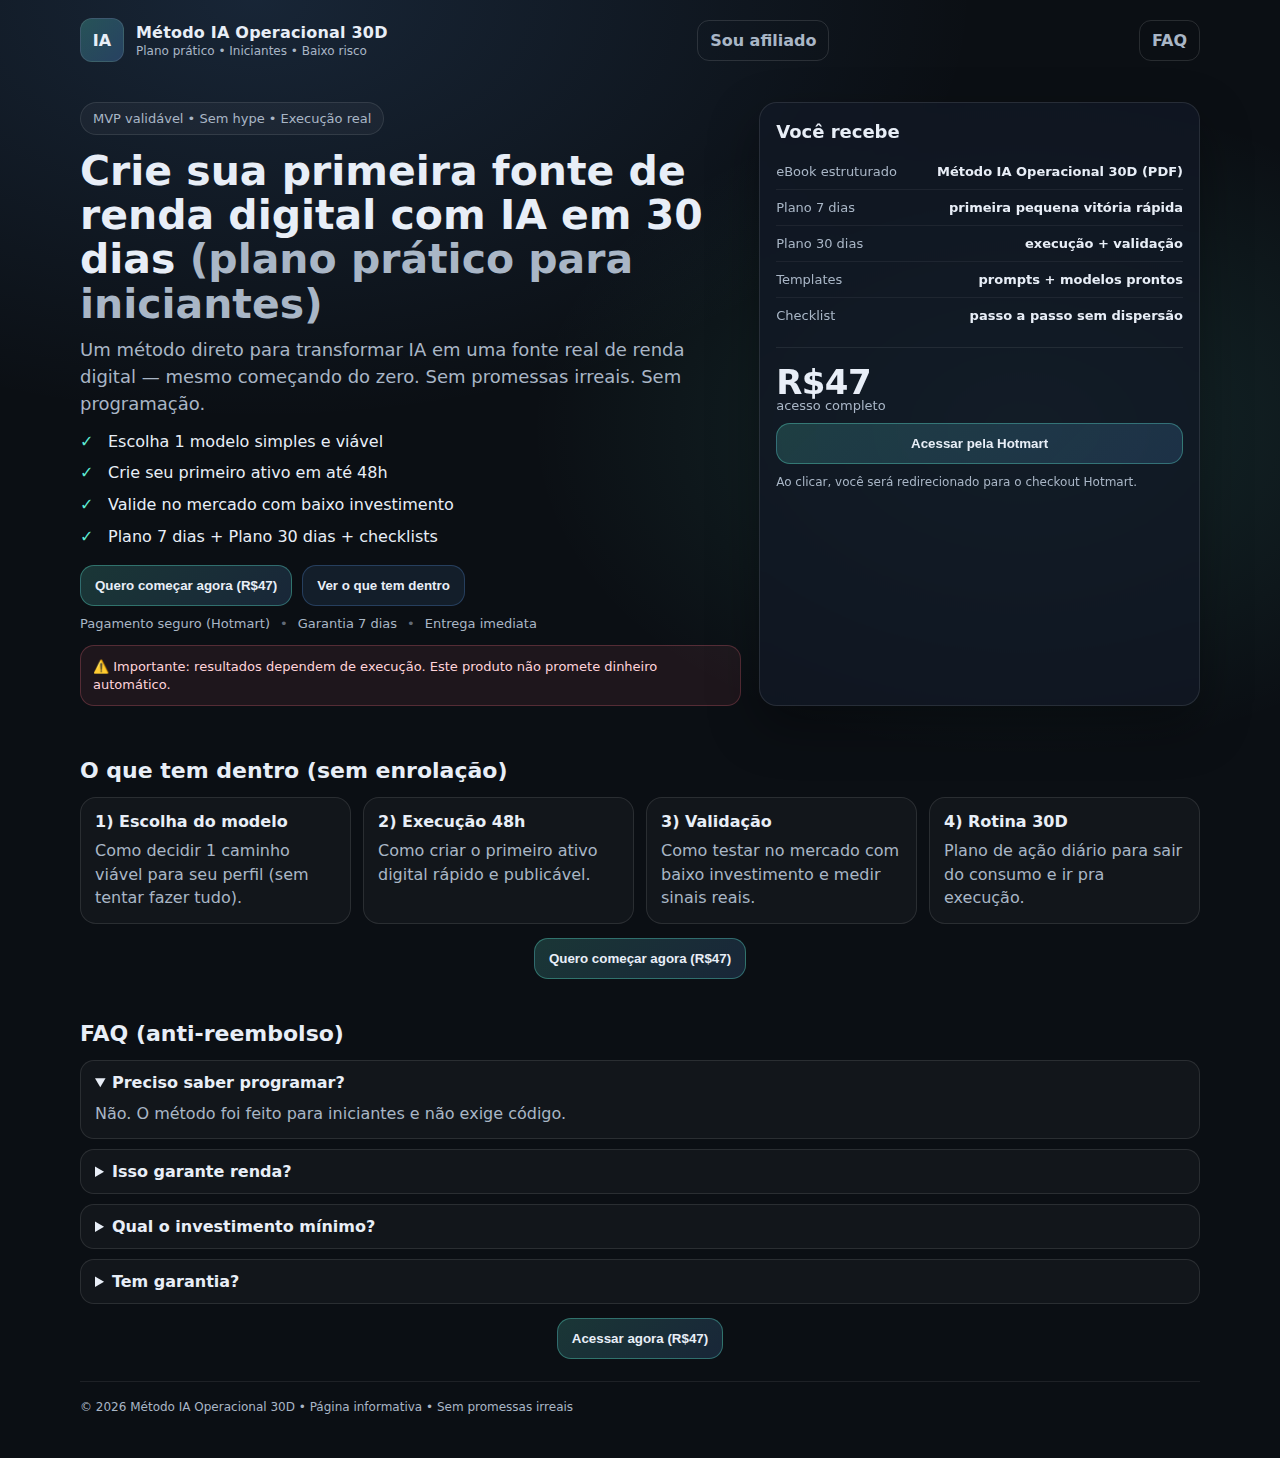
<file: index.html>
<!doctype html>
<html lang="pt-br">
<head>
  <meta charset="utf-8" />
  <meta name="viewport" content="width=device-width,initial-scale=1" />
  <title>Método IA Operacional 30D — Renda Digital com IA</title>
  <meta name="description" content="Plano prático para iniciantes criarem a primeira fonte de renda digital com IA em 30 dias. Sem promessas irreais. Acesso por R$47." />
<!-- Google tag (gtag.js) -->
<script async src="https://www.googletagmanager.com/gtag/js?id=G-7X9F3FBMEQ"></script>
<script>
  window.dataLayer = window.dataLayer || [];
  function gtag(){dataLayer.push(arguments);}
  gtag('js', new Date());

  gtag('config', 'G-7X9F3FBMEQ');
</script>

  <!-- Open Graph -->
  <meta property="og:title" content="Método IA Operacional 30D" />
  <meta property="og:description" content="Plano prático para iniciantes criarem a primeira fonte de renda digital com IA em 30 dias. Sem promessas irreais. R$47." />
  <meta property="og:type" content="website" />

  <link rel="stylesheet" href="styles.css" />

  <!-- (Opcional) Google Ads / Analytics: cole seus scripts aqui depois -->
</head>

<body>
  <header class="container header">
    <div class="brand">
      <div class="logo" aria-hidden="true">IA</div>
      <div class="brand-text">
        <div class="brand-name">Método IA Operacional 30D</div>
        <div class="brand-sub">Plano prático • Iniciantes • Baixo risco</div>
      </div>
    </div>
    <a class="btn btn-ghost" href="/afiliados.html" data-ev="go_affiliates">
        Sou afiliado
    </a>


    <a class="btn btn-ghost" href="#faq" data-ev="nav_faq">FAQ</a>
    
  </header>

  <main class="container">
    <section class="hero">
      <div class="hero-left">
        <div class="badge">MVP validável • Sem hype • Execução real</div>

        <h1>
          Crie sua primeira fonte de renda digital com IA em 30 dias
          <span class="muted">(plano prático para iniciantes)</span>
        </h1>

        <p class="lead">
          Um método direto para transformar IA em uma fonte real de renda digital — mesmo começando do zero.
          Sem promessas irreais. Sem programação.
        </p>

        <ul class="checks">
          <li>Escolha 1 modelo simples e viável</li>
          <li>Crie seu primeiro ativo em até 48h</li>
          <li>Valide no mercado com baixo investimento</li>
          <li>Plano 7 dias + Plano 30 dias + checklists</li>
        </ul>

        <div class="cta-row">
          <button class="btn btn-primary" id="ctaTop" data-ev="cta_top">
            Quero começar agora (R$47)
          </button>
          <button class="btn btn-secondary" id="seeWhatsInside" data-ev="see_inside">
            Ver o que tem dentro
          </button>
        </div>

        <div class="trust">
          <span>Pagamento seguro (Hotmart)</span>
          <span class="dot">•</span>
          <span>Garantia 7 dias</span>
          <span class="dot">•</span>
          <span>Entrega imediata</span>
        </div>

        <div class="mini-warning">
          ⚠️ Importante: resultados dependem de execução. Este produto não promete dinheiro automático.
        </div>
      </div>

      <aside class="hero-right card">
        <h2>Você recebe</h2>

        <div class="card-item">
          <div class="k">eBook estruturado</div>
          <div class="v">Método IA Operacional 30D (PDF)</div>
        </div>

        <div class="card-item">
          <div class="k">Plano 7 dias</div>
          <div class="v">primeira pequena vitória rápida</div>
        </div>

        <div class="card-item">
          <div class="k">Plano 30 dias</div>
          <div class="v">execução + validação</div>
        </div>

        <div class="card-item">
          <div class="k">Templates</div>
          <div class="v">prompts + modelos prontos</div>
        </div>

        <div class="card-item">
          <div class="k">Checklist</div>
          <div class="v">passo a passo sem dispersão</div>
        </div>

        <div class="price-box">
          <div>
            <div class="price">R$47</div>
            <div class="price-sub">acesso completo</div>
          </div>
          <button class="btn btn-primary btn-full" id="ctaSide" data-ev="cta_side">
            Acessar pela Hotmart
          </button>
        </div>

        <div class="fine">
          Ao clicar, você será redirecionado para o checkout Hotmart.
        </div>
      </aside>
    </section>

    <section class="section" id="inside">
      <h2>O que tem dentro (sem enrolação)</h2>
      <div class="grid">
        <div class="box">
          <h3>1) Escolha do modelo</h3>
          <p>Como decidir 1 caminho viável para seu perfil (sem tentar fazer tudo).</p>
        </div>
        <div class="box">
          <h3>2) Execução 48h</h3>
          <p>Como criar o primeiro ativo digital rápido e publicável.</p>
        </div>
        <div class="box">
          <h3>3) Validação</h3>
          <p>Como testar no mercado com baixo investimento e medir sinais reais.</p>
        </div>
        <div class="box">
          <h3>4) Rotina 30D</h3>
          <p>Plano de ação diário para sair do consumo e ir pra execução.</p>
        </div>
      </div>

      <div class="cta-center">
        <button class="btn btn-primary" id="ctaMid" data-ev="cta_mid">
          Quero começar agora (R$47)
        </button>
      </div>
    </section>

    <section class="section" id="faq">
      <h2>FAQ (anti-reembolso)</h2>

      <details class="faq" open>
        <summary>Preciso saber programar?</summary>
        <p>Não. O método foi feito para iniciantes e não exige código.</p>
      </details>

      <details class="faq">
        <summary>Isso garante renda?</summary>
        <p>Não. O método entrega plano e execução. Resultado depende da aplicação, consistência e escolha do modelo.</p>
      </details>

      <details class="faq">
        <summary>Qual o investimento mínimo?</summary>
        <p>Você pode começar com orçamento baixo. Se usar tráfego, dá para iniciar com valores enxutos.</p>
      </details>

      <details class="faq">
        <summary>Tem garantia?</summary>
        <p>Sim. Garantia de 7 dias conforme as regras da Hotmart.</p>
      </details>

      <div class="cta-center">
        <button class="btn btn-primary" id="ctaBottom" data-ev="cta_bottom">
          Acessar agora (R$47)
        </button>
      </div>

      <footer class="footer">
        <div class="small">
          © <span id="year"></span> Método IA Operacional 30D • Página informativa • Sem promessas irreais
        </div>
      </footer>
    </section>
  </main>

  <!-- Config -->
  <script>
    // COLE AQUI SEU LINK DE CHECKOUT HOTMART (ou sua página Hotmart)
    window.CHECKOUT_URL = "COLE_AQUI_SEU_LINK_HOTMART";
  </script>
  <script src="app.js"></script>
</body>
</html>
</file>
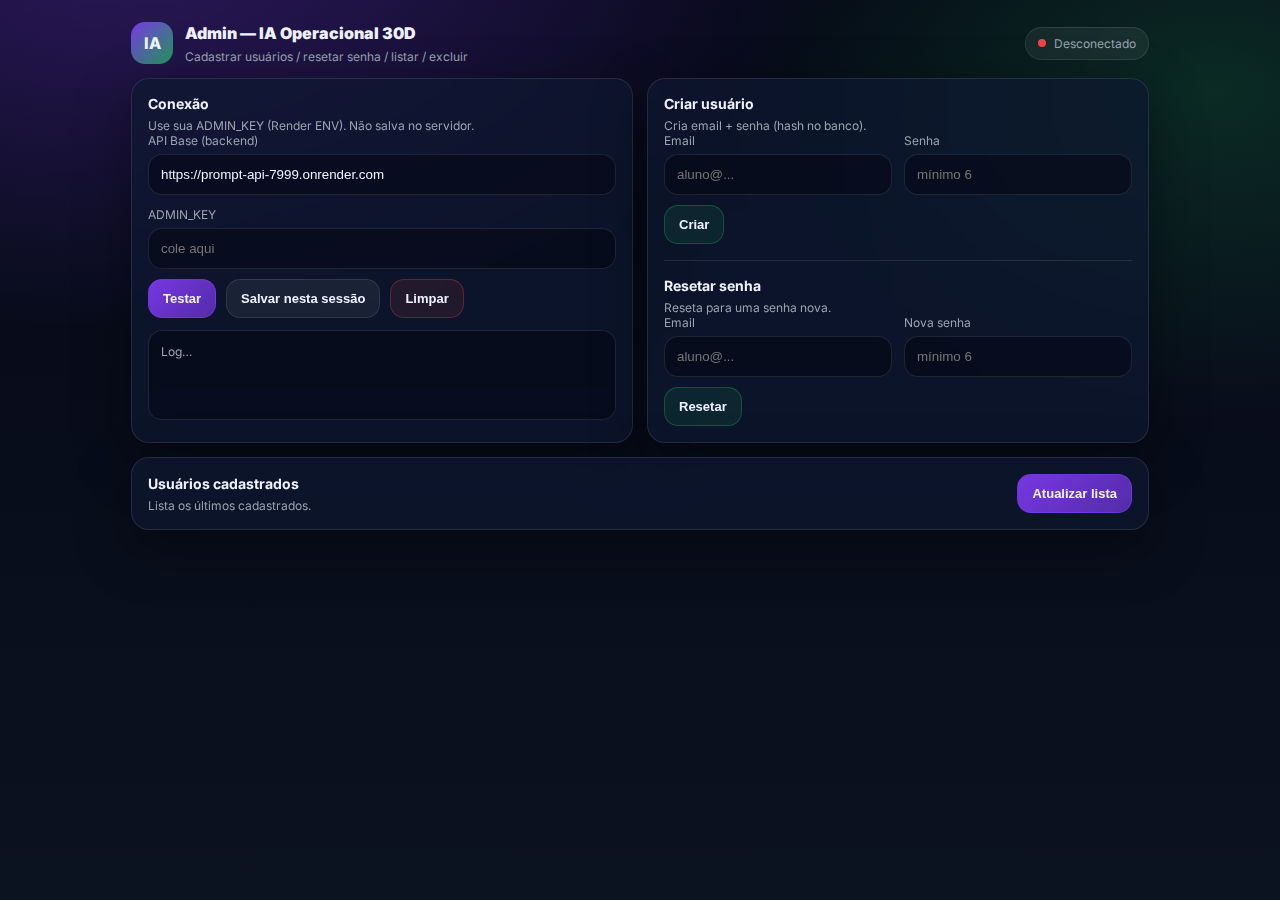
<file: admin.html>
<!doctype html>
<html lang="pt-br">
<head>
  <meta charset="utf-8"/>
  <meta name="viewport" content="width=device-width, initial-scale=1"/>
  <title>Admin — IA Operacional 30D</title>
  <link rel="preconnect" href="https://fonts.googleapis.com">
  <link rel="preconnect" href="https://fonts.gstatic.com" crossorigin>
  <link href="https://fonts.googleapis.com/css2?family=Inter:wght@400;600;700&display=swap" rel="stylesheet">
  <style>
    :root{
      --bg:#050816; --panel:rgba(14,23,48,.72); --text:#eef2ff; --muted:#9aa4b2;
      --line:rgba(255,255,255,.10); --r:18px; --shadow: 0 18px 55px rgba(0,0,0,.40);
      --ok:#22c55e; --bad:#ef4444; --acc:#7c3aed;
    }
    *{box-sizing:border-box}
    body{
      margin:0; font-family:Inter,system-ui,-apple-system,Segoe UI,Roboto,Arial,sans-serif; color:var(--text);
      background:
        radial-gradient(1200px 700px at 10% -10%, rgba(124,58,237,.35), transparent 60%),
        radial-gradient(900px 600px at 95% 10%, rgba(34,197,94,.18), transparent 55%),
        linear-gradient(180deg, var(--bg), #0b1220);
      min-height:100vh;
    }
    .wrap{max-width:1050px;margin:0 auto;padding:22px 16px 40px}
    .top{display:flex;justify-content:space-between;align-items:center;gap:12px;flex-wrap:wrap}
    .brand{display:flex;align-items:center;gap:12px}
    .logo{width:42px;height:42px;border-radius:14px;display:grid;place-items:center;font-weight:800;
      background:linear-gradient(135deg, rgba(124,58,237,.95), rgba(34,197,94,.75))}
    .card{background:var(--panel);border:1px solid var(--line);border-radius:var(--r);box-shadow:var(--shadow);backdrop-filter:blur(10px)}
    .card h2{margin:0;font-size:14px}
    .sub{margin:6px 0 0;color:var(--muted);font-size:12px}
    .grid{display:grid;grid-template-columns:1fr;gap:14px;margin-top:14px}
    @media(min-width:980px){.grid{grid-template-columns: 1fr 1fr}}
    .pad{padding:16px}
    label{display:block;font-size:12px;color:var(--muted);margin:0 0 6px}
    input{width:100%;padding:12px;border-radius:14px;border:1px solid var(--line);background:rgba(5,8,22,.6);color:var(--text);outline:none}
    input:focus{border-color:rgba(124,58,237,.65);box-shadow:0 0 0 4px rgba(124,58,237,.15)}
    .row{display:grid;grid-template-columns:1fr;gap:12px}
    @media(min-width:650px){.row.two{grid-template-columns:1fr 1fr}}
    .btns{display:flex;gap:10px;flex-wrap:wrap;margin-top:10px}
    button{
      border:1px solid var(--line); background:rgba(255,255,255,.06); color:var(--text);
      padding:11px 14px; border-radius:14px; cursor:pointer; font-weight:800; font-size:13px;
    }
    .primary{background:linear-gradient(135deg, rgba(124,58,237,.95), rgba(124,58,237,.65));border-color:rgba(124,58,237,.55)}
    .ok{background:rgba(34,197,94,.10);border-color:rgba(34,197,94,.30)}
    .bad{background:rgba(239,68,68,.10);border-color:rgba(239,68,68,.30)}
    .pill{display:inline-flex;gap:8px;align-items:center;padding:8px 12px;border-radius:999px;border:1px solid var(--line);background:rgba(255,255,255,.06);color:var(--muted);font-size:12px}
    .dot{width:8px;height:8px;border-radius:50%;background:var(--bad)}
    .dot.on{background:var(--ok)}
    .log{
      margin-top:12px; padding:12px; border-radius:14px; border:1px solid var(--line);
      background:rgba(5,8,22,.6); color:var(--muted); font-size:12px; line-height:1.5;
      white-space:pre-wrap; word-break:break-word; min-height:90px;
    }
    table{width:100%;border-collapse:collapse;margin-top:12px;font-size:12px}
    th,td{border-bottom:1px solid rgba(255,255,255,.08);padding:10px;text-align:left;vertical-align:top}
    th{color:var(--muted);font-weight:700}
    .actions{display:flex;gap:8px;flex-wrap:wrap}
    .mini{padding:8px 10px;border-radius:12px;font-weight:800;font-size:12px}
  </style>
</head>
<body>
  <div class="wrap">
    <div class="top">
      <div class="brand">
        <div class="logo">IA</div>
        <div>
          <div style="font-weight:900">Admin — IA Operacional 30D</div>
          <div class="sub">Cadastrar usuários / resetar senha / listar / excluir</div>
        </div>
      </div>
      <div class="pill"><span class="dot" id="dot"></span><span id="st">Desconectado</span></div>
    </div>

    <div class="grid">
      <div class="card">
        <div class="pad">
          <h2>Conexão</h2>
          <p class="sub">Use sua ADMIN_KEY (Render ENV). Não salva no servidor.</p>

          <div class="row">
            <div>
              <label>API Base (backend)</label>
              <input id="api" value="https://prompt-api-7999.onrender.com"/>
            </div>
            <div>
              <label>ADMIN_KEY</label>
              <input id="key" type="password" placeholder="cole aqui"/>
            </div>
          </div>

          <div class="btns">
            <button class="primary" id="btnTest">Testar</button>
            <button id="btnSave">Salvar nesta sessão</button>
            <button class="bad" id="btnClear">Limpar</button>
          </div>

          <div class="log" id="log">Log…</div>
        </div>
      </div>

      <div class="card">
        <div class="pad">
          <h2>Criar usuário</h2>
          <p class="sub">Cria email + senha (hash no banco).</p>

          <div class="row two">
            <div>
              <label>Email</label>
              <input id="newEmail" placeholder="aluno@..."/>
            </div>
            <div>
              <label>Senha</label>
              <input id="newPass" placeholder="mínimo 6" type="text"/>
            </div>
          </div>

          <div class="btns">
            <button class="ok" id="btnCreate">Criar</button>
          </div>

          <hr style="border:none;border-top:1px solid rgba(255,255,255,.10);margin:16px 0">

          <h2>Resetar senha</h2>
          <p class="sub">Reseta para uma senha nova.</p>

          <div class="row two">
            <div>
              <label>Email</label>
              <input id="resetEmail" placeholder="aluno@..."/>
            </div>
            <div>
              <label>Nova senha</label>
              <input id="resetPass" placeholder="mínimo 6" type="text"/>
            </div>
          </div>

          <div class="btns">
            <button class="ok" id="btnReset">Resetar</button>
          </div>
        </div>
      </div>
    </div>

    <div class="card" style="margin-top:14px">
      <div class="pad">
        <div style="display:flex;justify-content:space-between;align-items:center;gap:10px;flex-wrap:wrap">
          <div>
            <h2>Usuários cadastrados</h2>
            <p class="sub">Lista os últimos cadastrados.</p>
          </div>
          <div class="btns" style="margin:0">
            <button id="btnRefresh" class="primary">Atualizar lista</button>
          </div>
        </div>

        <div id="tableWrap"></div>
      </div>
    </div>
  </div>

<script>
  const $ = (id) => document.getElementById(id);
  const logEl = $("log");
  const dot = $("dot");
  const st = $("st");

  function log(msg){
    logEl.textContent = (logEl.textContent === "Log…" ? "" : logEl.textContent + "\n") + msg;
    logEl.scrollTop = logEl.scrollHeight;
  }

  function setConnected(ok){
    dot.classList.toggle("on", !!ok);
    st.textContent = ok ? "Conectado" : "Desconectado";
  }

  function apiBase(){ return $("api").value.trim().replace(/\/+$/,""); }
  function adminKey(){ return ($("key").value.trim() || sessionStorage.getItem("ADMIN_KEY") || "").trim(); }

  function adminHeaders(){
    return {
      "Content-Type": "application/json",
      "Authorization": "Bearer " + adminKey()
    };
  }

  async function test(){
    log("Testando /health...");
    const r = await fetch(apiBase() + "/health");
    const data = await r.json().catch(()=> ({}));
    log("health => " + JSON.stringify(data));
    if (!data.ok) throw new Error("Health não ok");

    log("Testando /admin/users (autorização)...");
    const r2 = await fetch(apiBase() + "/admin/users?limit=1", { headers: adminHeaders() });
    const d2 = await r2.json().catch(()=> ({}));
    if (!r2.ok) throw new Error("admin/users => " + (d2.error || r2.status));
    log("admin/users OK");
    setConnected(true);
  }

  async function refreshUsers(){
    const r = await fetch(apiBase() + "/admin/users?limit=80", { headers: adminHeaders() });
    const data = await r.json().catch(()=> ({}));
    if (!r.ok) throw new Error(data.error || ("HTTP " + r.status));

    const users = data.users || [];
    if (!users.length){
      $("tableWrap").innerHTML = "<div style='color:#9aa4b2;font-size:12px;padding:10px 0'>Nenhum usuário.</div>";
      return;
    }

    $("tableWrap").innerHTML = `
      <table>
        <thead>
          <tr><th>Email</th><th>Criado em</th><th>Ações</th></tr>
        </thead>
        <tbody>
          ${users.map(u => `
            <tr>
              <td>${escapeHtml(u.email)}</td>
              <td>${escapeHtml(new Date(u.created_at).toLocaleString("pt-BR"))}</td>
              <td>
                <div class="actions">
                  <button class="mini ok" data-act="copy" data-email="${escapeHtml(u.email)}">Copiar email</button>
                  <button class="mini bad" data-act="del" data-email="${escapeHtml(u.email)}">Excluir</button>
                </div>
              </td>
            </tr>
          `).join("")}
        </tbody>
      </table>
    `;
  }

  function escapeHtml(s){
    return String(s || "")
      .replaceAll("&","&amp;")
      .replaceAll("<","&lt;")
      .replaceAll(">","&gt;")
      .replaceAll('"',"&quot;")
      .replaceAll("'","&#039;");
  }

  $("btnSave").onclick = () => {
    const k = $("key").value.trim();
    if (!k) return alert("Cole a ADMIN_KEY");
    sessionStorage.setItem("ADMIN_KEY", k);
    log("ADMIN_KEY salva nesta sessão.");
  };

  $("btnClear").onclick = () => {
    $("key").value = "";
    sessionStorage.removeItem("ADMIN_KEY");
    setConnected(false);
    logEl.textContent = "Log…";
  };

  $("btnTest").onclick = async () => {
    try{
      setConnected(false);
      await test();
      await refreshUsers();
    }catch(e){
      setConnected(false);
      log("ERRO: " + (e.message || e));
      alert("Falhou: " + (e.message || e));
    }
  };

  $("btnRefresh").onclick = async () => {
    try{
      await refreshUsers();
      log("Lista atualizada.");
    }catch(e){
      log("ERRO: " + (e.message || e));
      alert("Falhou: " + (e.message || e));
    }
  };

  $("btnCreate").onclick = async () => {
    try{
      const email = $("newEmail").value.trim();
      const password = $("newPass").value;
      if (!email || !password) return alert("Preencha email e senha");
      const r = await fetch(apiBase() + "/admin/users", {
        method:"POST",
        headers: adminHeaders(),
        body: JSON.stringify({ email, password })
      });
      const data = await r.json().catch(()=> ({}));
      if (!r.ok) throw new Error(data.error || ("HTTP " + r.status));
      log("Usuário criado: " + email);
      $("newEmail").value = "";
      $("newPass").value = "";
      await refreshUsers();
      alert("Criado: " + email);
    }catch(e){
      log("ERRO: " + (e.message || e));
      alert("Falhou: " + (e.message || e));
    }
  };

  $("btnReset").onclick = async () => {
    try{
      const email = $("resetEmail").value.trim();
      const new_password = $("resetPass").value;
      if (!email || !new_password) return alert("Preencha email e nova senha");
      const r = await fetch(apiBase() + "/admin/users/reset", {
        method:"POST",
        headers: adminHeaders(),
        body: JSON.stringify({ email, new_password })
      });
      const data = await r.json().catch(()=> ({}));
      if (!r.ok) throw new Error(data.error || ("HTTP " + r.status));
      log("Senha resetada: " + email);
      $("resetEmail").value = "";
      $("resetPass").value = "";
      alert("Senha resetada para: " + email);
    }catch(e){
      log("ERRO: " + (e.message || e));
      alert("Falhou: " + (e.message || e));
    }
  };

  $("tableWrap").addEventListener("click", async (e) => {
    const btn = e.target.closest("button[data-act]");
    if (!btn) return;
    const act = btn.getAttribute("data-act");
    const email = btn.getAttribute("data-email");

    if (act === "copy"){
      await navigator.clipboard.writeText(email);
      btn.textContent = "Copiado ✓";
      setTimeout(()=> btn.textContent = "Copiar email", 800);
    }

    if (act === "del"){
      if (!confirm("Excluir usuário e histórico? " + email)) return;
      try{
        const r = await fetch(apiBase() + "/admin/users/" + encodeURIComponent(email), {
          method:"DELETE",
          headers: adminHeaders()
        });
        const data = await r.json().catch(()=> ({}));
        if (!r.ok) throw new Error(data.error || ("HTTP " + r.status));
        log("Excluído: " + email);
        await refreshUsers();
      }catch(err){
        log("ERRO: " + (err.message || err));
        alert("Falhou: " + (err.message || err));
      }
    }
  });

  // Auto: se já tiver chave na sessão, tenta só atualizar lista após testar manualmente
  if (sessionStorage.getItem("ADMIN_KEY")) {
    log("ADMIN_KEY encontrada na sessão. Clique em 'Testar' para validar.");
  }
</script>
</body>
</html>
</file>
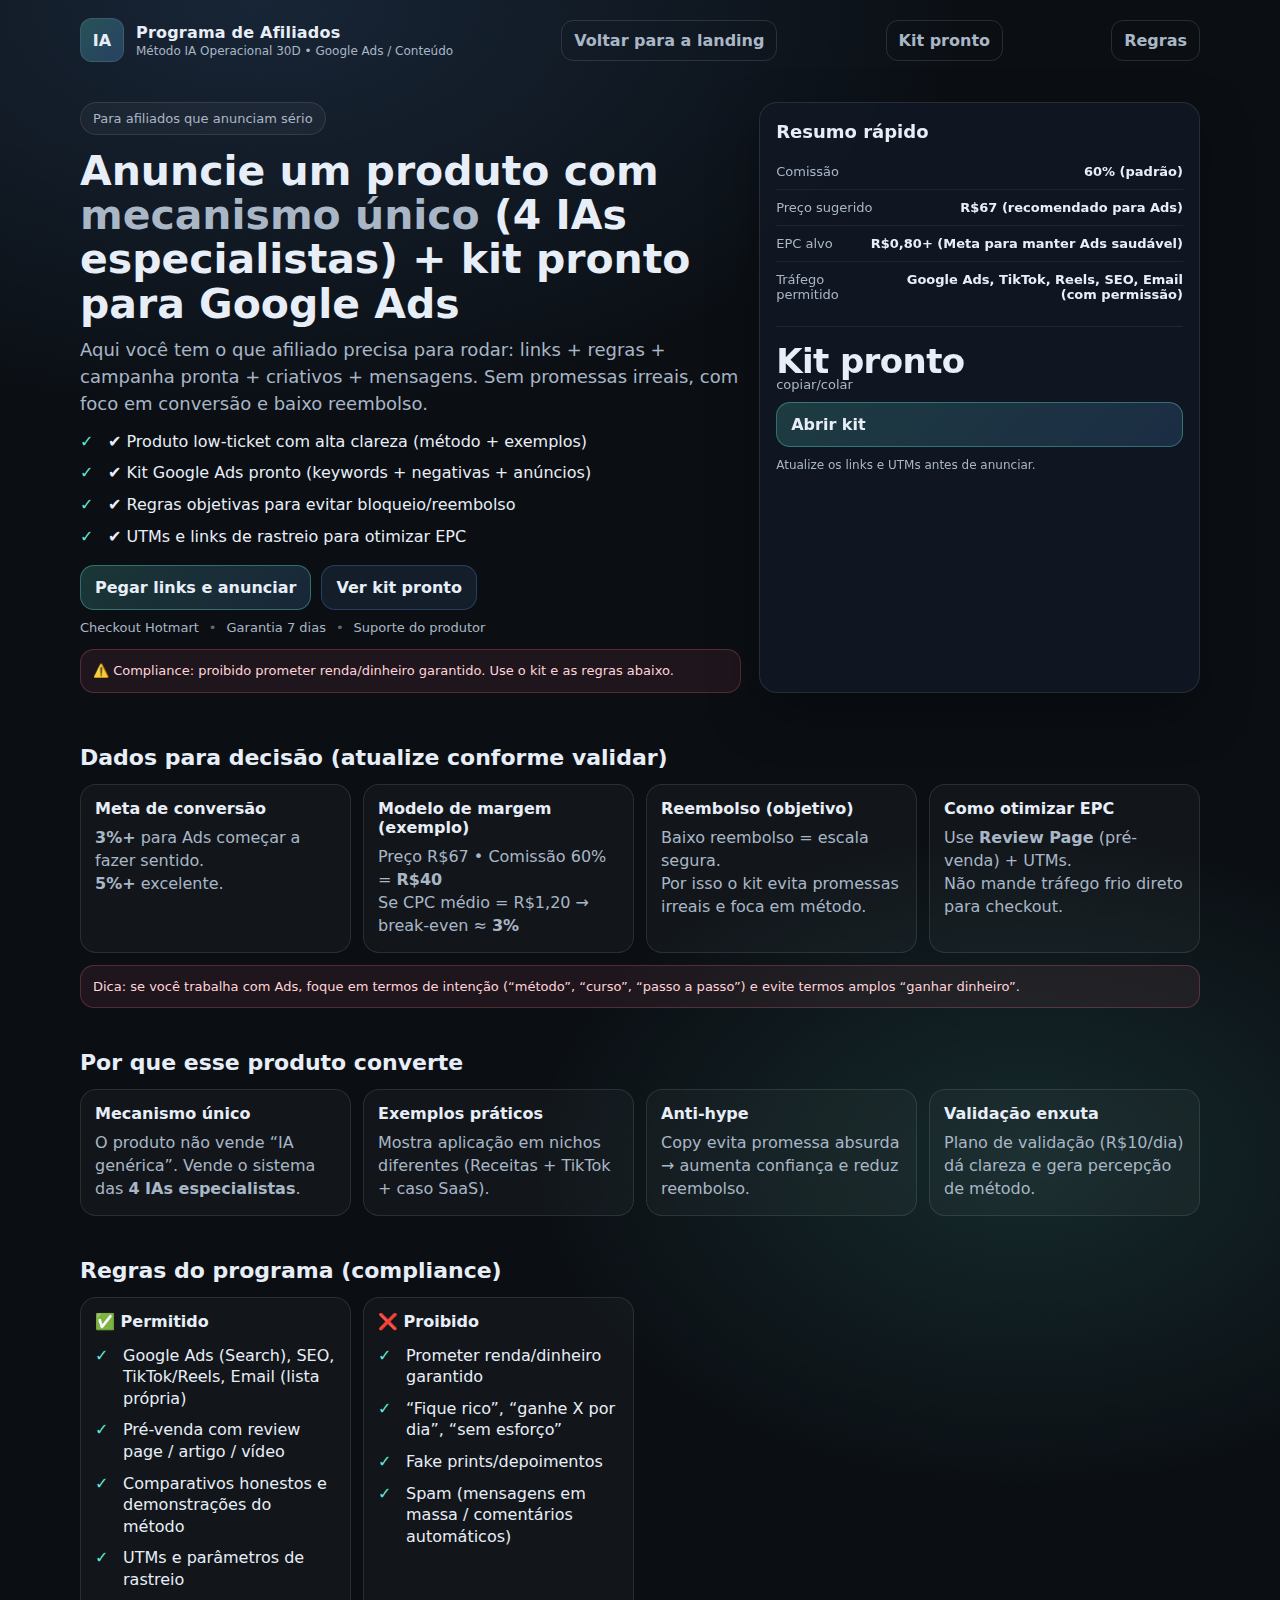
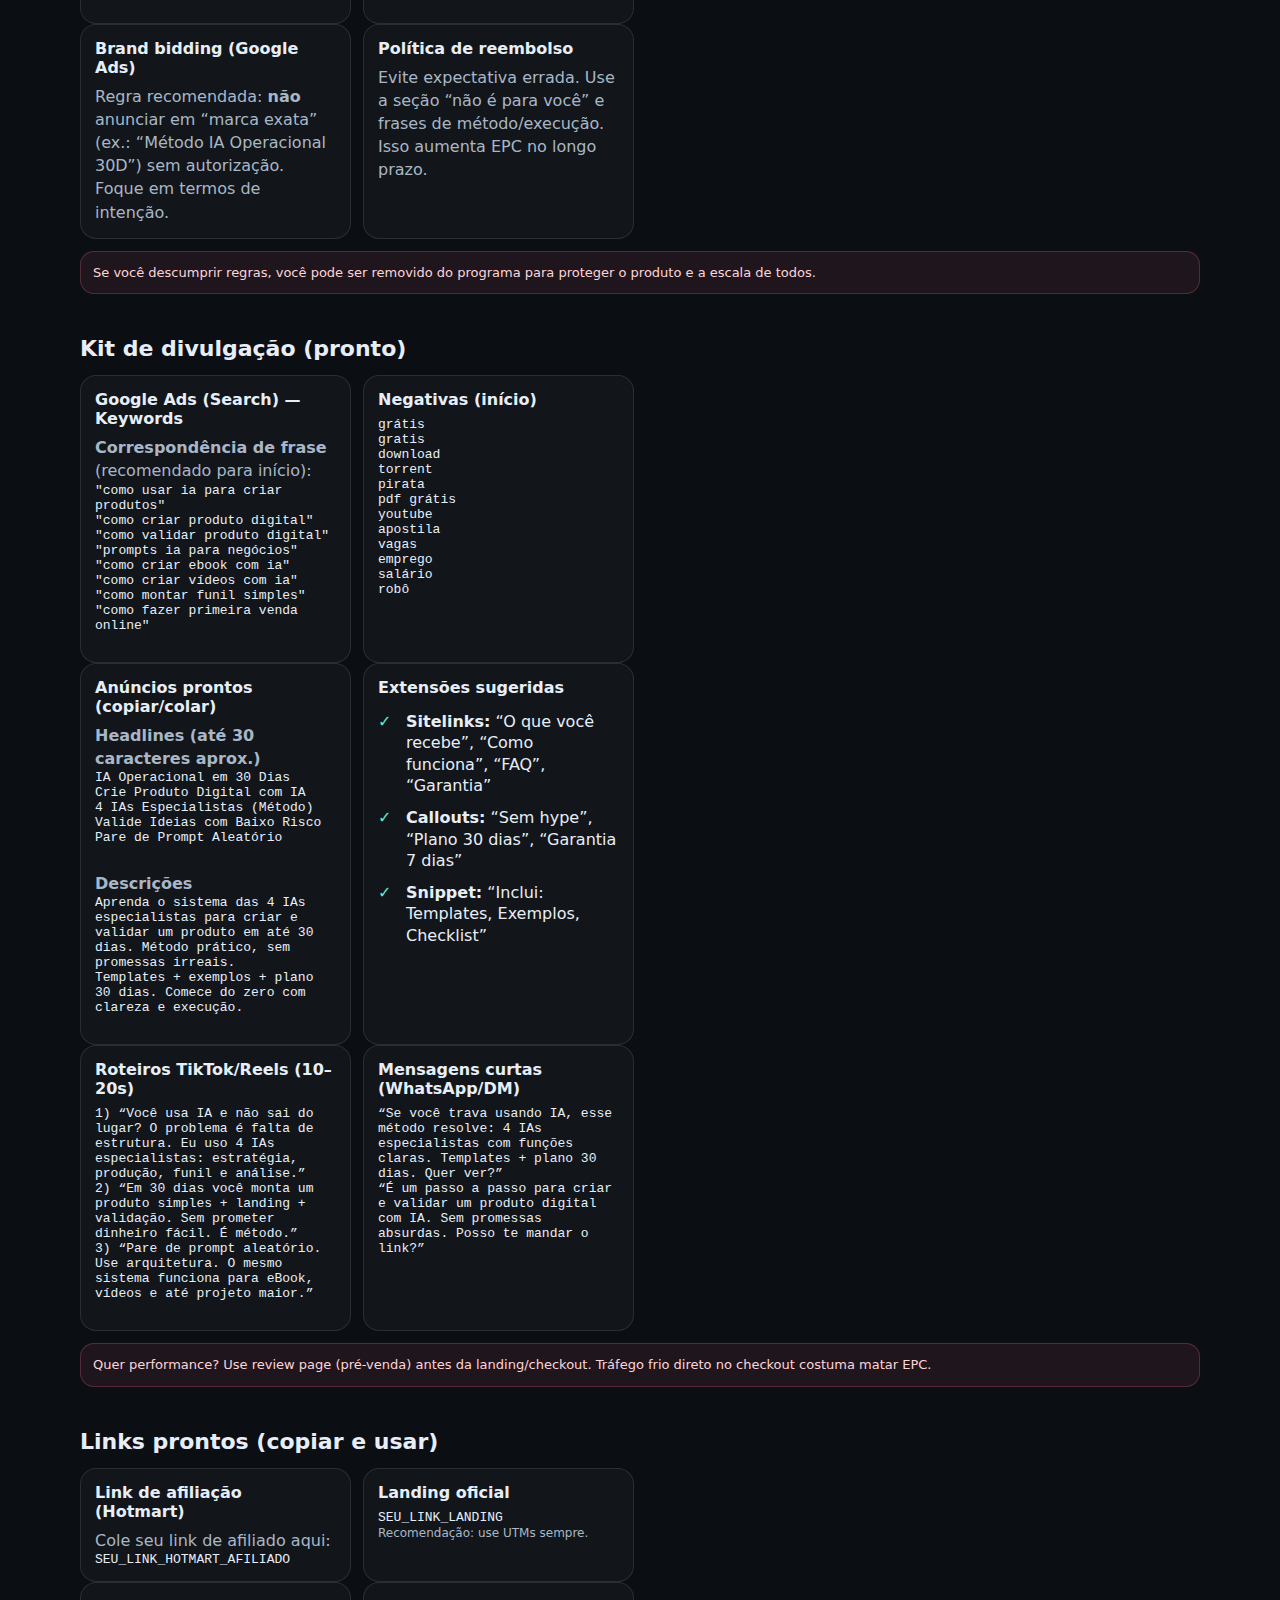
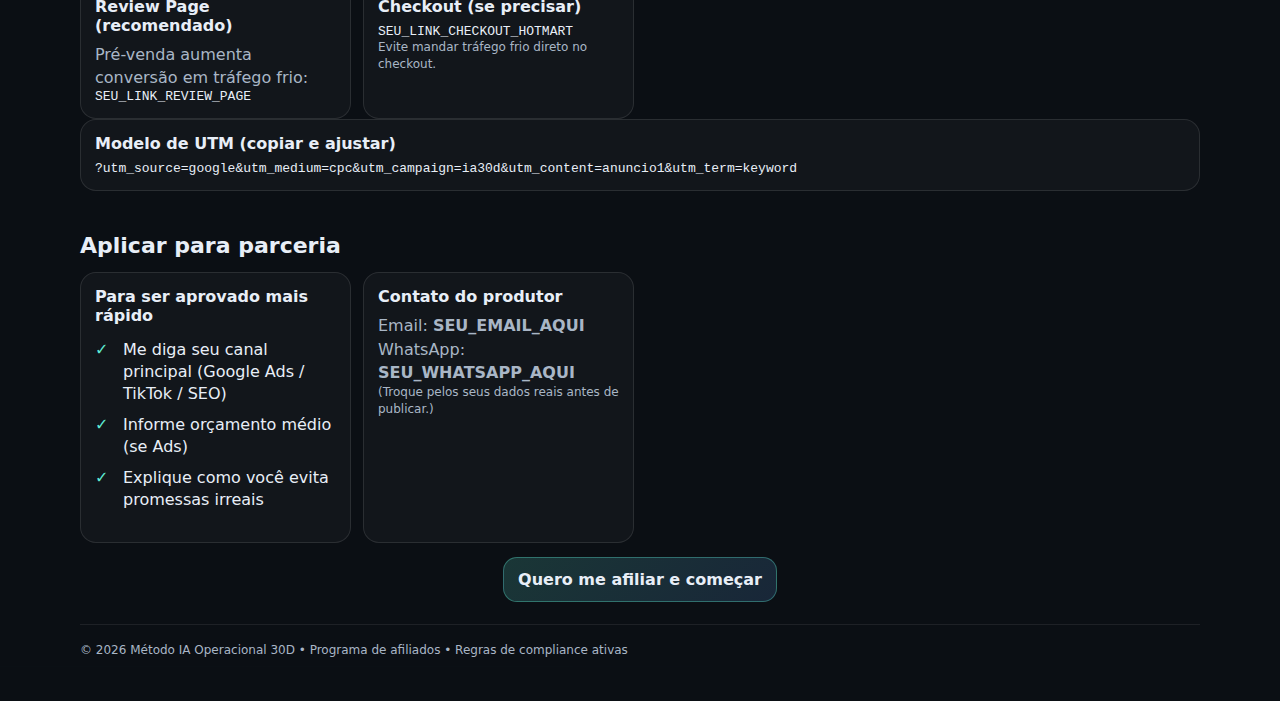
<file: afiliados.html>
<!doctype html>
<html lang="pt-br">
<head>
  <meta charset="utf-8" />
  <meta name="viewport" content="width=device-width,initial-scale=1" />
  <title>Programa de Afiliados — Método IA Operacional 30D</title>
  <meta name="description" content="Programa de afiliados do Método IA Operacional 30D. Comissão, kit de criativos, campanha Google Ads pronta, regras e links. Para quem quer anunciar com seriedade." />
  <link rel="stylesheet" href="styles.css" />

  <!-- GA4 (mesmo da landing) -->
  <script async src="https://www.googletagmanager.com/gtag/js?id=G-7X9F3FBMEQ"></script>
  <script>
    window.dataLayer = window.dataLayer || [];
    function gtag(){dataLayer.push(arguments);}
    gtag('js', new Date());
    gtag('config', 'G-7X9F3FBMEQ');
  </script>

  <meta property="og:title" content="Programa de Afiliados — Método IA Operacional 30D" />
  <meta property="og:description" content="Kit pronto + regras claras + campanha Google Ads pronta. Anuncie com margem." />
  <meta property="og:type" content="website" />
</head>

<body>
  <header class="container header">
    <div class="brand">
      <div class="logo" aria-hidden="true">IA</div>
      <div class="brand-text">
        <div class="brand-name">Programa de Afiliados</div>
        <div class="brand-sub">Método IA Operacional 30D • Google Ads / Conteúdo</div>
      </div>
    </div>

    <a class="btn btn-ghost" href="/" data-ev="nav_home">Voltar para a landing</a>
    <a class="btn btn-ghost" href="#kit" data-ev="nav_kit">Kit pronto</a>
    <a class="btn btn-ghost" href="#regras" data-ev="nav_rules">Regras</a>
  </header>

  <main class="container">

    <!-- HERO -->
    <section class="hero">
      <div class="hero-left">
        <div class="badge">Para afiliados que anunciam sério</div>

        <h1>
          Anuncie um produto com <span class="muted">mecanismo único</span>
          (4 IAs especialistas) + kit pronto para Google Ads
        </h1>

        <p class="lead">
          Aqui você tem o que afiliado precisa para rodar:
          links + regras + campanha pronta + criativos + mensagens.
          Sem promessas irreais, com foco em conversão e baixo reembolso.
        </p>

        <ul class="checks">
          <li>✔ Produto low-ticket com alta clareza (método + exemplos)</li>
          <li>✔ Kit Google Ads pronto (keywords + negativas + anúncios)</li>
          <li>✔ Regras objetivas para evitar bloqueio/reembolso</li>
          <li>✔ UTMs e links de rastreio para otimizar EPC</li>
        </ul>

        <div class="cta-row">
          <a class="btn btn-primary" href="#links" data-ev="cta_links">Pegar links e anunciar</a>
          <a class="btn btn-secondary" href="#kit" data-ev="cta_kit">Ver kit pronto</a>
        </div>

        <div class="trust">
          <span>Checkout Hotmart</span>
          <span class="dot">•</span>
          <span>Garantia 7 dias</span>
          <span class="dot">•</span>
          <span>Suporte do produtor</span>
        </div>

        <div class="mini-warning">
          ⚠️ Compliance: proibido prometer renda/dinheiro garantido. Use o kit e as regras abaixo.
        </div>
      </div>

      <aside class="hero-right card">
        <h2>Resumo rápido</h2>

        <div class="card-item">
          <div class="k">Comissão</div>
          <div class="v"><strong>60%</strong> (padrão)</div>
        </div>

        <div class="card-item">
          <div class="k">Preço sugerido</div>
          <div class="v">R$67 (recomendado para Ads)</div>
        </div>

        <div class="card-item">
          <div class="k">EPC alvo</div>
          <div class="v">R$0,80+ (Meta para manter Ads saudável)</div>
        </div>

        <div class="card-item">
          <div class="k">Tráfego permitido</div>
          <div class="v">Google Ads, TikTok, Reels, SEO, Email (com permissão)</div>
        </div>

        <div class="price-box">
          <div>
            <div class="price">Kit pronto</div>
            <div class="price-sub">copiar/colar</div>
          </div>
          <a class="btn btn-primary btn-full" href="#kit" data-ev="cta_open_kit">Abrir kit</a>
        </div>

        <div class="fine">
          Atualize os links e UTMs antes de anunciar.
        </div>
      </aside>
    </section>

    <!-- DADOS PARA DECISÃO -->
    <section class="section" id="dados">
      <h2>Dados para decisão (atualize conforme validar)</h2>

      <div class="grid">
        <div class="box">
          <h3>Meta de conversão</h3>
          <p><strong>3%+</strong> para Ads começar a fazer sentido. <br/> <strong>5%+</strong> excelente.</p>
        </div>

        <div class="box">
          <h3>Modelo de margem (exemplo)</h3>
          <p>
            Preço R$67 • Comissão 60% = <strong>R$40</strong><br/>
            Se CPC médio = R$1,20 → break-even ≈ <strong>3%</strong>
          </p>
        </div>

        <div class="box">
          <h3>Reembolso (objetivo)</h3>
          <p>
            Baixo reembolso = escala segura. <br/>
            Por isso o kit evita promessas irreais e foca em método.
          </p>
        </div>

        <div class="box">
          <h3>Como otimizar EPC</h3>
          <p>
            Use <strong>Review Page</strong> (pré-venda) + UTMs.<br/>
            Não mande tráfego frio direto para checkout.
          </p>
        </div>
      </div>

      <div class="mini-warning" style="margin-top:12px;">
        Dica: se você trabalha com Ads, foque em termos de intenção (“método”, “curso”, “passo a passo”) e evite termos amplos “ganhar dinheiro”.
      </div>
    </section>

    <!-- POR QUE CONVERTE -->
    <section class="section" id="porque">
      <h2>Por que esse produto converte</h2>

      <div class="grid">
        <div class="box">
          <h3>Mecanismo único</h3>
          <p>O produto não vende “IA genérica”. Vende o sistema das <strong>4 IAs especialistas</strong>.</p>
        </div>
        <div class="box">
          <h3>Exemplos práticos</h3>
          <p>Mostra aplicação em nichos diferentes (Receitas + TikTok + caso SaaS).</p>
        </div>
        <div class="box">
          <h3>Anti-hype</h3>
          <p>Copy evita promessa absurda → aumenta confiança e reduz reembolso.</p>
        </div>
        <div class="box">
          <h3>Validação enxuta</h3>
          <p>Plano de validação (R$10/dia) dá clareza e gera percepção de método.</p>
        </div>
      </div>
    </section>

    <!-- REGRAS / COMPLIANCE -->
    <section class="section" id="regras">
      <h2>Regras do programa (compliance)</h2>

      <div class="grid">
        <div class="box">
          <h3>✅ Permitido</h3>
          <ul class="checks">
            <li>Google Ads (Search), SEO, TikTok/Reels, Email (lista própria)</li>
            <li>Pré-venda com review page / artigo / vídeo</li>
            <li>Comparativos honestos e demonstrações do método</li>
            <li>UTMs e parâmetros de rastreio</li>
          </ul>
        </div>

        <div class="box">
          <h3>❌ Proibido</h3>
          <ul class="checks">
            <li>Prometer renda/dinheiro garantido</li>
            <li>“Fique rico”, “ganhe X por dia”, “sem esforço”</li>
            <li>Fake prints/depoimentos</li>
            <li>Spam (mensagens em massa / comentários automáticos)</li>
          </ul>
        </div>
      </div>

      <div class="grid">
        <div class="box">
          <h3>Brand bidding (Google Ads)</h3>
          <p>
            Regra recomendada: <strong>não</strong> anunciar em “marca exata” (ex.: “Método IA Operacional 30D”)
            sem autorização. Foque em termos de intenção.
          </p>
        </div>

        <div class="box">
          <h3>Política de reembolso</h3>
          <p>
            Evite expectativa errada. Use a seção “não é para você” e frases de método/execução.
            Isso aumenta EPC no longo prazo.
          </p>
        </div>
      </div>

      <div class="mini-warning" style="margin-top:12px;">
        Se você descumprir regras, você pode ser removido do programa para proteger o produto e a escala de todos.
      </div>
    </section>

    <!-- KIT PRONTO -->
    <section class="section" id="kit">
      <h2>Kit de divulgação (pronto)</h2>

      <div class="grid">
        <div class="box">
          <h3>Google Ads (Search) — Keywords</h3>
          <p><strong>Correspondência de frase</strong> (recomendado para início):</p>
          <pre style="white-space:pre-wrap; margin:0;">
"como usar ia para criar produtos"
"como criar produto digital"
"como validar produto digital"
"prompts ia para negócios"
"como criar ebook com ia"
"como criar vídeos com ia"
"como montar funil simples"
"como fazer primeira venda online"
          </pre>
        </div>

        <div class="box">
          <h3>Negativas (início)</h3>
          <pre style="white-space:pre-wrap; margin:0;">
grátis
gratis
download
torrent
pirata
pdf grátis
youtube
apostila
vagas
emprego
salário
robô
            </pre>
        </div>
      </div>

      <div class="grid">
        <div class="box">
          <h3>Anúncios prontos (copiar/colar)</h3>
          <p><strong>Headlines (até 30 caracteres aprox.)</strong></p>
          <pre style="white-space:pre-wrap; margin:0;">
IA Operacional em 30 Dias
Crie Produto Digital com IA
4 IAs Especialistas (Método)
Valide Ideias com Baixo Risco
Pare de Prompt Aleatório
          </pre>

          <p style="margin-top:12px;"><strong>Descrições</strong></p>
          <pre style="white-space:pre-wrap; margin:0;">
Aprenda o sistema das 4 IAs especialistas para criar e validar um produto em até 30 dias. Método prático, sem promessas irreais.
Templates + exemplos + plano 30 dias. Comece do zero com clareza e execução.
          </pre>
        </div>

        <div class="box">
          <h3>Extensões sugeridas</h3>
          <ul class="checks">
            <li><strong>Sitelinks:</strong> “O que você recebe”, “Como funciona”, “FAQ”, “Garantia”</li>
            <li><strong>Callouts:</strong> “Sem hype”, “Plano 30 dias”, “Garantia 7 dias”</li>
            <li><strong>Snippet:</strong> “Inclui: Templates, Exemplos, Checklist”</li>
          </ul>
        </div>
      </div>

      <div class="grid">
        <div class="box">
          <h3>Roteiros TikTok/Reels (10–20s)</h3>
          <pre style="white-space:pre-wrap; margin:0;">
1) “Você usa IA e não sai do lugar? O problema é falta de estrutura. Eu uso 4 IAs especialistas: estratégia, produção, funil e análise.”
2) “Em 30 dias você monta um produto simples + landing + validação. Sem prometer dinheiro fácil. É método.”
3) “Pare de prompt aleatório. Use arquitetura. O mesmo sistema funciona para eBook, vídeos e até projeto maior.”
          </pre>
        </div>

        <div class="box">
          <h3>Mensagens curtas (WhatsApp/DM)</h3>
          <pre style="white-space:pre-wrap; margin:0;">
“Se você trava usando IA, esse método resolve: 4 IAs especialistas com funções claras. Templates + plano 30 dias. Quer ver?”
“É um passo a passo para criar e validar um produto digital com IA. Sem promessas absurdas. Posso te mandar o link?”
          </pre>
        </div>
      </div>

      <div class="mini-warning" style="margin-top:12px;">
        Quer performance? Use review page (pré-venda) antes da landing/checkout. Tráfego frio direto no checkout costuma matar EPC.
      </div>
    </section>

    <!-- LINKS PRONTOS -->
    <section class="section" id="links">
      <h2>Links prontos (copiar e usar)</h2>

      <div class="grid">
        <div class="box">
          <h3>Link de afiliação (Hotmart)</h3>
          <p>Cole seu link de afiliado aqui:</p>
          <pre style="white-space:pre-wrap; margin:0;">SEU_LINK_HOTMART_AFILIADO</pre>
        </div>

        <div class="box">
          <h3>Landing oficial</h3>
          <pre style="white-space:pre-wrap; margin:0;">SEU_LINK_LANDING</pre>
          <p class="fine">Recomendação: use UTMs sempre.</p>
        </div>
      </div>

      <div class="grid">
        <div class="box">
          <h3>Review Page (recomendado)</h3>
          <p>Pré-venda aumenta conversão em tráfego frio:</p>
          <pre style="white-space:pre-wrap; margin:0;">SEU_LINK_REVIEW_PAGE</pre>
        </div>

        <div class="box">
          <h3>Checkout (se precisar)</h3>
          <pre style="white-space:pre-wrap; margin:0;">SEU_LINK_CHECKOUT_HOTMART</pre>
          <p class="fine">Evite mandar tráfego frio direto no checkout.</p>
        </div>
      </div>

      <div class="box">
        <h3>Modelo de UTM (copiar e ajustar)</h3>
        <pre style="white-space:pre-wrap; margin:0;">?utm_source=google&utm_medium=cpc&utm_campaign=ia30d&utm_content=anuncio1&utm_term=keyword</pre>
      </div>
    </section>

    <!-- APPLY / CONTATO -->
    <section class="section" id="aplicar">
      <h2>Aplicar para parceria</h2>

      <div class="grid">
        <div class="box">
          <h3>Para ser aprovado mais rápido</h3>
          <ul class="checks">
            <li>Me diga seu canal principal (Google Ads / TikTok / SEO)</li>
            <li>Informe orçamento médio (se Ads)</li>
            <li>Explique como você evita promessas irreais</li>
          </ul>
        </div>

        <div class="box">
          <h3>Contato do produtor</h3>
          <p>
            Email: <strong>SEU_EMAIL_AQUI</strong><br/>
            WhatsApp: <strong>SEU_WHATSAPP_AQUI</strong>
          </p>
          <p class="fine">
            (Troque pelos seus dados reais antes de publicar.)
          </p>
        </div>
      </div>

      <div class="cta-center">
        <a class="btn btn-primary" href="SEU_LINK_HOTMART_AFILIADO" data-ev="apply_hotmart">
          Quero me afiliar e começar
        </a>
      </div>

      <footer class="footer">
        <div class="small">
          © <span id="year"></span> Método IA Operacional 30D • Programa de afiliados • Regras de compliance ativas
        </div>
      </footer>
    </section>

  </main>

  <script>
    document.getElementById('year').textContent = new Date().getFullYear();
  </script>
</body>
</html>
</file>
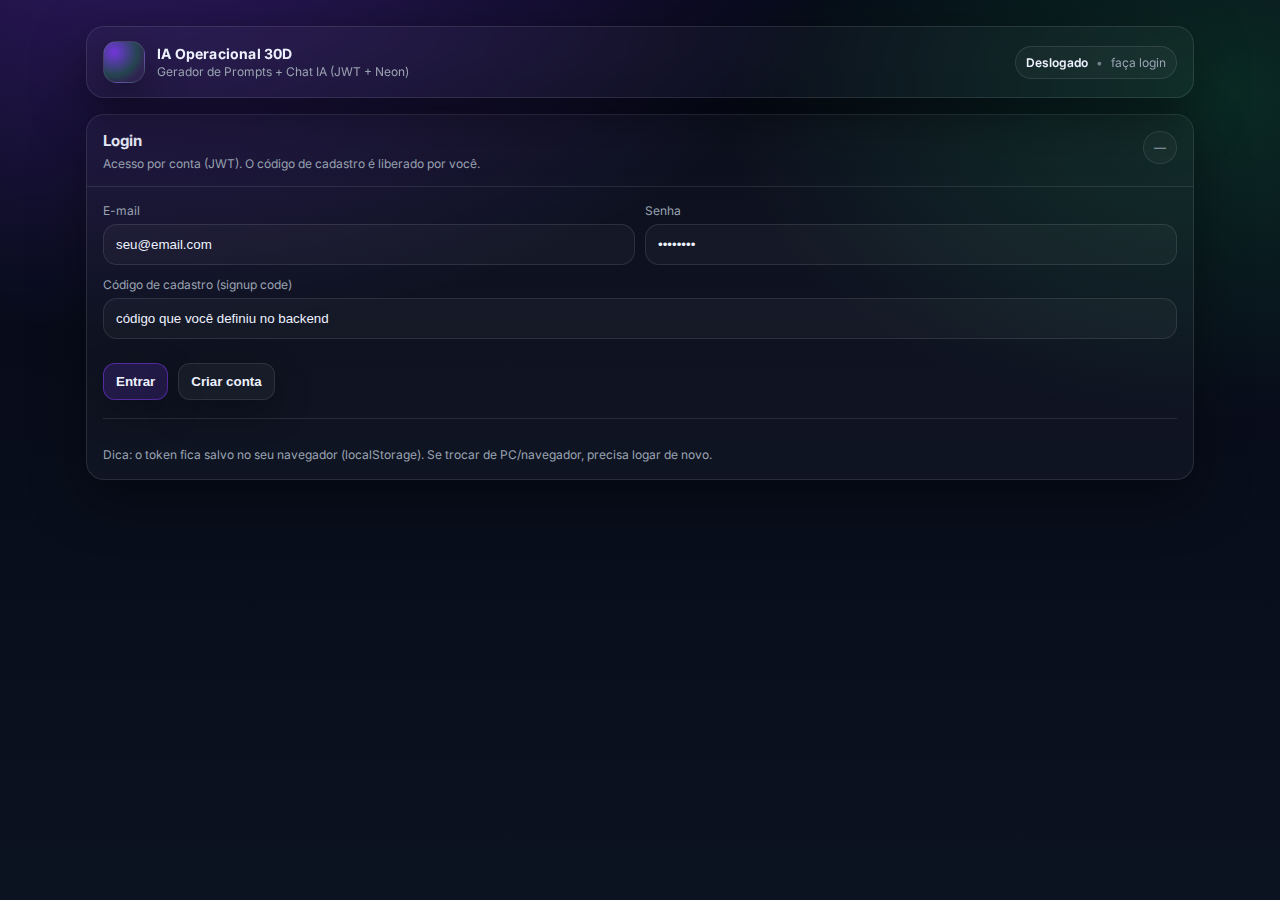
<file: gerador.html>
<!doctype html>
<html lang="pt-br">

<head>
  <meta charset="utf-8" />
  <meta name="viewport" content="width=device-width,initial-scale=1" />
  <title>Gerador — IA Operacional 30D</title>

  <link rel="preconnect" href="https://fonts.googleapis.com">
  <link rel="preconnect" href="https://fonts.gstatic.com" crossorigin>
  <link href="https://fonts.googleapis.com/css2?family=Inter:wght@400;600;700&display=swap" rel="stylesheet">

  <style>
    :root {
      --bg0: #050816;
      --bg1: #0b1220;
      --muted: #9aa4b2;
      --text: #eef2ff;
      --line: rgba(255, 255, 255, .10);
      --shadow: 0 18px 55px rgba(0, 0, 0, .40);
      --radius: 18px;
      --accent: #7c3aed;
      --accent2: #22c55e;
      --danger: #ef4444;
      --warn: #f59e0b;
    }

    * {
      box-sizing: border-box;
    }

    body {
      margin: 0;
      font-family: Inter, system-ui, -apple-system, Segoe UI, Roboto, Arial, sans-serif;
      color: var(--text);
      background:
        radial-gradient(1200px 700px at 10% -10%, rgba(124, 58, 237, .35), transparent 60%),
        radial-gradient(900px 600px at 95% 10%, rgba(34, 197, 94, .18), transparent 55%),
        linear-gradient(180deg, var(--bg0), var(--bg1));
      min-height: 100vh;
    }

    a {
      color: inherit;
      text-decoration: none;
    }

    .wrap {
      width: 100%;
      max-width: 1140px;
      margin: 0 auto;
      padding: 26px 16px 54px;
    }

    .topbar {
      display: flex;
      align-items: center;
      justify-content: space-between;
      gap: 14px;
      padding: 14px 16px;
      border: 1px solid var(--line);
      border-radius: 18px;
      background: rgba(255, 255, 255, .03);
      box-shadow: var(--shadow);
      position: sticky;
      top: 14px;
      backdrop-filter: blur(10px);
      z-index: 5;
    }

    .brand {
      display: flex;
      gap: 12px;
      align-items: center;
    }

    .logo {
      width: 42px;
      height: 42px;
      border-radius: 14px;
      background: radial-gradient(circle at 25% 25%, rgba(124, 58, 237, .9), rgba(34, 197, 94, .25) 55%, rgba(255, 255, 255, .05) 75%);
      border: 1px solid var(--line);
      box-shadow: 0 14px 40px rgba(0, 0, 0, .35);
    }

    .btxt b {
      display: block;
      font-size: 14px;
      letter-spacing: .2px;
    }

    .btxt span {
      display: block;
      color: var(--muted);
      font-size: 12px;
      margin-top: 2px;
    }

    .row {
      display: flex;
      gap: 10px;
      align-items: center;
    }

    .pill {
      padding: 8px 10px;
      border: 1px solid var(--line);
      border-radius: 999px;
      background: rgba(255, 255, 255, .03);
      color: var(--muted);
      font-size: 12px;
      display: inline-flex;
      gap: 8px;
      align-items: center;
      white-space: nowrap;
    }

    .pill strong {
      color: var(--text);
      font-weight: 600;
    }

    .btn {
      appearance: none;
      border: 1px solid var(--line);
      background: rgba(255, 255, 255, .04);
      color: var(--text);
      padding: 10px 12px;
      border-radius: 12px;
      cursor: pointer;
      font-weight: 600;
      transition: .15s transform, .15s background;
      box-shadow: 0 12px 35px rgba(0, 0, 0, .28);
    }

    .btn:hover {
      transform: translateY(-1px);
      background: rgba(255, 255, 255, .06);
    }

    .btn:disabled {
      opacity: .55;
      cursor: not-allowed;
      transform: none;
    }

    .btnPrimary {
      border-color: rgba(124, 58, 237, .55);
      background: rgba(124, 58, 237, .18);
    }

    .btnDanger {
      border-color: rgba(239, 68, 68, .55);
      background: rgba(239, 68, 68, .14);
    }

    .btnGhost {
      background: transparent;
      box-shadow: none;
    }

    .grid {
      display: grid;
      grid-template-columns: 1.12fr .88fr;
      gap: 16px;
      margin-top: 16px;
    }

    .grid.oneCol {
      grid-template-columns: 1fr !important;
    }

    @media (max-width: 980px) {
      .grid {
        grid-template-columns: 1fr;
      }

      .topbar {
        position: static;
      }
    }

    .card {
      width: 100%;
      border: 1px solid var(--line);
      border-radius: var(--radius);
      background: rgba(255, 255, 255, .03);
      box-shadow: var(--shadow);
      overflow: hidden;
    }

    .cardHead {
      padding: 16px 16px 14px;
      display: flex;
      align-items: flex-start;
      justify-content: space-between;
      gap: 12px;
      border-bottom: 1px solid var(--line);
    }

    .cardTitle {
      margin: 0;
      font-size: 15px;
    }

    .cardSub {
      margin: 6px 0 0;
      color: var(--muted);
      font-size: 12px;
      line-height: 1.35;
    }

    .cardBody {
      padding: 16px;
    }

    label {
      display: block;
      font-size: 12px;
      color: var(--muted);
      margin: 0 0 6px;
    }

    .field {
      width: 100%;
      padding: 12px 12px;
      border-radius: 14px;
      border: 1px solid var(--line);
      background: rgba(255, 255, 255, .03);
      color: var(--text);
      outline: none;
    }

    textarea.field {
      min-height: 92px;
      resize: vertical;
    }

    .formGrid {
      display: grid;
      grid-template-columns: 1fr 1fr;
      gap: 12px;
    }

    @media (max-width: 680px) {
      .formGrid {
        grid-template-columns: 1fr;
      }
    }

    .actions {
      display: flex;
      gap: 10px;
      flex-wrap: wrap;
      margin-top: 12px;
    }

    .badge {
      border: 1px solid var(--line);
      background: rgba(255, 255, 255, .03);
      color: var(--muted);
      padding: 8px 10px;
      font-size: 12px;
      border-radius: 999px;
      white-space: nowrap;
      align-self: flex-start;
    }

    .badge.ok {
      border-color: rgba(34, 197, 94, .55);
      color: #bff7d6;
      background: rgba(34, 197, 94, .10);
    }

    .badge.err {
      border-color: rgba(239, 68, 68, .55);
      color: #ffd1d1;
      background: rgba(239, 68, 68, .10);
    }

    .badge.loading {
      border-color: rgba(245, 158, 11, .55);
      color: #ffe7bf;
      background: rgba(245, 158, 11, .08);
    }

    .output {
      width: 100%;
      min-height: 290px;
      border-radius: 14px;
      border: 1px solid var(--line);
      background: rgba(255, 255, 255, .03);
      color: var(--text);
      padding: 12px 12px;
      line-height: 1.35;
      white-space: pre-wrap;
      resize: vertical;
      outline: none;
    }

    .miniHelp {
      font-size: 12px;
      color: var(--muted);
      margin-top: 10px;
      line-height: 1.35;
    }

    .loginBox {
      display: flex;
      flex-direction: column;
      gap: 12px;
    }

    .loginRow {
      display: flex;
      gap: 10px;
      flex-wrap: wrap;
    }

    .loginRow>* {
      flex: 1;
      min-width: 220px;
    }

    .splitLine {
      height: 1px;
      background: var(--line);
      margin: 6px 0;
    }

    .historyList {
      display: flex;
      flex-direction: column;
      gap: 10px;
      padding-top: 10px;
    }

    .histItem {
      border: 1px solid var(--line);
      background: rgba(255, 255, 255, .02);
      border-radius: 14px;
      padding: 12px;
      display: flex;
      justify-content: space-between;
      gap: 12px;
    }

    .histMeta {
      display: flex;
      flex-direction: column;
      gap: 4px;
    }

    .histMeta b {
      font-size: 13px;
    }

    .histMeta span {
      font-size: 12px;
      color: var(--muted);
    }

    .histBtns {
      display: flex;
      gap: 8px;
      align-items: flex-start;
    }

    .miniBtn {
      padding: 8px 10px;
      border-radius: 10px;
      font-size: 12px;
      box-shadow: none;
    }

    .historyTopActions {
      display: flex;
      gap: 10px;
      flex-wrap: wrap;
      padding-top: 10px;
    }

    /* ===== Chat ===== */
    .chatWrap {
      display: flex;
      flex-direction: column;
      gap: 10px;
    }

    .chatBox {
      border: 1px solid var(--line);
      background: rgba(255, 255, 255, .03);
      border-radius: 14px;
      padding: 12px;
      height: 360px;
      overflow: auto;
    }

    .msg {
      display: flex;
      margin: 10px 0;
    }

    .msg .bubble {
      max-width: 85%;
      padding: 10px 12px;
      border-radius: 14px;
      border: 1px solid var(--line);
      box-shadow: 0 10px 30px rgba(0, 0, 0, .18);
      white-space: pre-wrap;
      word-wrap: break-word;
      line-height: 1.35;
      font-size: 14px;
    }

    .msg.user {
      justify-content: flex-end;
    }

    .msg.user .bubble {
      background: rgba(124, 58, 237, .18);
    }

    .msg.ai {
      justify-content: flex-start;
    }

    .msg.ai .bubble {
      background: rgba(34, 197, 94, .10);
    }

    .chatRow {
      display: flex;
      gap: 10px;
    }

    .chatRow textarea {
      flex: 1;
      min-height: 46px;
      max-height: 140px;
      resize: vertical;
      padding: 12px 12px;
      border-radius: 14px;
      border: 1px solid var(--line);
      background: rgba(255, 255, 255, .03);
      color: var(--text);
      outline: none;
    }

    .chatMeta {
      display: flex;
      align-items: center;
      justify-content: space-between;
      gap: 12px;
      flex-wrap: wrap;
    }

    .chip {
      display: inline-flex;
      align-items: center;
      gap: 8px;
      padding: 8px 10px;
      border-radius: 999px;
      border: 1px solid var(--line);
      background: rgba(255, 255, 255, .03);
      color: var(--muted);
      font-size: 12px;
    }

    /* ===== Fix inputs (Chrome / mobile) ===== */
    .field {
      color: var(--text) !important;
      background: rgba(255, 255, 255, .03) !important;
      -webkit-text-fill-color: var(--text) !important;
    }

    .field::placeholder {
      color: rgba(154, 164, 178, .75) !important;
    }

    input.field:-webkit-autofill,
    input.field:-webkit-autofill:hover,
    input.field:-webkit-autofill:focus,
    textarea.field:-webkit-autofill,
    textarea.field:-webkit-autofill:hover,
    textarea.field:-webkit-autofill:focus {
      -webkit-text-fill-color: var(--text) !important;
      caret-color: var(--text) !important;
      transition: background-color 999999s ease-in-out 0s;
      box-shadow: 0 0 0px 1000px rgba(255, 255, 255, .03) inset !important;
      border: 1px solid var(--line) !important;
    }

    .field:focus {
      outline: none;
      border-color: rgba(124, 58, 237, .55) !important;
      box-shadow: 0 0 0 3px rgba(124, 58, 237, .18);
    }

    /* ===== Mobile layout fix ===== */
    @media (max-width: 980px) {
      .topbar {
        position: static !important;
        backdrop-filter: none !important;
      }

      .wrap {
        padding-top: 16px;
      }
    }

    /* ===== iPhone / mobile polish ===== */
    @media (max-width: 520px) {
      .topbar {
        flex-direction: column;
        align-items: flex-start;
        gap: 10px;
        padding: 12px 12px;
      }

      .brand {
        width: 100%;
      }

      .btxt b {
        font-size: 14px;
      }

      .btxt span {
        font-size: 11px;
        line-height: 1.25;
        max-width: 100%;
      }

      .topbar .row {
        width: 100%;
        justify-content: space-between;
      }

      .pill {
        max-width: 100%;
        overflow: hidden;
        text-overflow: ellipsis;
      }

      .cardHead {
        padding: 14px 14px 12px;
      }

      .cardBody {
        padding: 14px;
      }

      .btn {
        width: auto;
        padding: 12px 14px;
      }

      .loginRow>* {
        min-width: 100%;
      }
    }
  </style>
</head>

<body>
  <div class="wrap">
    <div class="topbar">
      <div class="brand">
        <div class="logo"></div>
        <div class="btxt">
          <b>IA Operacional 30D</b>
          <span>Gerador de Prompts + Chat IA (JWT + Neon)</span>
        </div>
      </div>

      <div class="row">
        <span class="pill" id="pillText"><strong>Deslogado</strong><span style="opacity:.7">•</span><span>faça
            login</span></span>
        <button class="btn btnGhost" id="btnLogout" style="display:none">Sair</button>
        <span class="badge" id="authBadge" style="display:none">Auth: —</span>
      </div>
    </div>

    <div class="grid" id="mainGrid">
      <!-- LOGIN -->
      <section class="card" id="loginArea">
        <div class="cardHead">
          <div>
            <h2 class="cardTitle">Login</h2>
            <p class="cardSub">Acesso por conta (JWT). O código de cadastro é liberado por você.</p>
          </div>
          <span class="badge" id="loginBadge">—</span>
        </div>

        <div class="cardBody">
          <div class="loginBox">
            <div class="loginRow">
              <div>
                <label>E-mail</label>
                <input class="field" id="loginEmail" placeholder="seu@email.com" autocomplete="email" />
              </div>
              <div>
                <label>Senha</label>
                <input class="field" id="loginPass" placeholder="••••••••" type="password"
                  autocomplete="current-password" />
              </div>
            </div>

            <div>
              <label>Código de cadastro (signup code)</label>
              <input class="field" id="signupCode" placeholder="código que você definiu no backend" />
            </div>

            <div class="actions">
              <button class="btn btnPrimary" id="btnLogin">Entrar</button>
              <button class="btn" id="btnSignup">Criar conta</button>
            </div>

            <div class="splitLine"></div>
            <div class="miniHelp">
              Dica: o token fica salvo no seu navegador (localStorage). Se trocar de PC/navegador, precisa logar de
              novo.
            </div>
          </div>
        </div>
      </section>

      <!-- APP CONTAINER (ÚNICO) -->
      <div id="appArea" style="display:none">
        <!-- CARD 1: GERADOR -->
        <section class="card">
          <div class="cardHead">
            <div>
              <h2 class="cardTitle">Gerador de Prompt (STRICT_MODE=1)</h2>
              <p class="cardSub">Preencha os campos. O prompt final é salvo no histórico (Neon).</p>
            </div>
            <span class="badge" id="badgeStatus">Aguardando</span>
          </div>

          <div class="cardBody">
            <div class="formGrid">
              <div>
                <label>Nicho / Tema</label>
                <input class="field" id="nicho" placeholder="Ex: Controle financeiro simples" />
              </div>
              <div>
                <label>Objetivo</label>
                <input class="field" id="objetivo" placeholder="Ex: Criar planner financeiro vendável" />
              </div>
              <div>
                <label>Público</label>
                <input class="field" id="publico" placeholder="Ex: Jovens CLT" />
              </div>
              <div>
                <label>Meta</label>
                <input class="field" id="meta" placeholder=" Meta especifica de seus objetivos" />
              </div>


            </div>




            <div class="actions">
              <button class="btn btnPrimary" id="btnGerar">Gerar Prompt</button>
              <button class="btn" id="btnCopiar" disabled>Copiar</button>
              <button class="btn btnGhost" id="btnLimpar">Limpar</button>
            </div>

            <div class="miniHelp" id="statusLine">Status: —</div>

            <div style="margin-top:12px">
              <label>Saída</label>
              <textarea class="output" id="saida">O prompt vai aparecer aqui…</textarea>
            </div>
          </div>
        </section>

        <!-- CARD 2: CHAT -->
        <section class="card" style="margin-top:16px">
          <div class="cardHead">
            <div>
              <h2 class="cardTitle">Chat IA</h2>
              <p class="cardSub">Converse com a IA dentro da plataforma. Histórico fica salvo no Neon e o limite diário
                controla custo.</p>
            </div>
            <div class="chatMeta">
              <span class="chip" id="chatUsageChip">Carregando limite…</span>
              <div class="row" style="gap:10px">
                <button class="btn miniBtn btnGhost" id="btnChatLoad">Carregar histórico</button>
                <button class="btn miniBtn btnDanger" id="btnChatClear">Limpar chat</button>
                <button class="btn miniBtn" id="btnGoPro">Virar PRO</button>
              </div>
            </div>
          </div>

          <div class="chatWrap" style="padding:16px">
            <div class="chatBox" id="chatBox" aria-live="polite"></div>

            <div class="chatRow">
              <textarea id="chatInput" placeholder="Digite sua mensagem…"></textarea>
              <button class="btn" id="btnChatSend">Enviar</button>
            </div>

            <div class="miniHelp" id="chatStatusLine">Status: pronto.</div>
          </div>
        </section>

        <!-- CARD 3: HISTÓRICO -->
        <section class="card" style="margin-top:16px">
          <div class="cardHead">
            <div>
              <h2 class="cardTitle">Histórico</h2>
              <p class="cardSub">Prompts gerados e salvos no Neon. Você pode abrir, copiar ou excluir.</p>
            </div>
            <span class="badge" id="historyCount">0</span>
          </div>

          <div class="historyTopActions" style="padding:16px 16px 0">
            <button class="btn miniBtn btnGhost" id="btnRefreshHistory">Atualizar</button>
            <button class="btn miniBtn btnDanger" id="btnClearHistory">Limpar histórico</button>
          </div>

          <div class="historyList" id="historyList" style="padding:16px"></div>
        </section>
      </div>
    </div>
  </div>

  <script>
    // ===== CONFIG =====
    const API_BASE = "https://prompt-api-7999.onrender.com";
    const TOKEN_KEY = "ia30d_jwt_v1";

    // ===== Helpers =====
    const $ = (id) => document.getElementById(id);

    const loginArea = $("loginArea");
    const mainGrid = $("mainGrid");
    const appArea = $("appArea");
    const pillText = $("pillText");
    const btnLogout = $("btnLogout");
    const authBadge = $("authBadge");
    const loginBadge = $("loginBadge");

    const btnLogin = $("btnLogin");
    const btnSignup = $("btnSignup");
    const loginEmail = $("loginEmail");
    const loginPass = $("loginPass");
    const signupCode = $("signupCode");

    const btnGerar = $("btnGerar");
    const btnCopiar = $("btnCopiar");
    const btnLimpar = $("btnLimpar");
    const saida = $("saida");
    const badge = $("badgeStatus");
    const statusLine = $("statusLine");

    const historyList = $("historyList");
    const historyCount = $("historyCount");
    const btnRefreshHistory = $("btnRefreshHistory");
    const btnClearHistory = $("btnClearHistory");

    // ===== CHAT Elements Pre-Declared =====
    // Chat UI variables are declared lower within the script block

    function isLogged() {
      return !!localStorage.getItem(TOKEN_KEY);
    }

    function setStatus(type, text) {
      statusLine.textContent = text;
      badge.className = "badge" + (type === "ok" ? " ok" : type === "err" ? " err" : type === "loading" ? " loading" : "");
      badge.textContent =
        type === "loading" ? "Gerando…" :
          type === "ok" ? "Gerado" :
            type === "err" ? "Erro" : "Aguardando";
    }

    function setAuthBadge(type, text) {
      authBadge.className = "badge" + (type === "ok" ? " ok" : type === "err" ? " err" : type === "loading" ? " loading" : "");
      authBadge.textContent = text;
    }

    function setLoginBadge(type, text) {
      loginBadge.className = "badge" + (type === "ok" ? " ok" : type === "err" ? " err" : type === "loading" ? " loading" : "");
      loginBadge.textContent = text;
    }

    function escapeHtml(s) {
      return String(s || "")
        .replaceAll("&", "&amp;")
        .replaceAll("<", "&lt;")
        .replaceAll(">", "&gt;")
        .replaceAll('"', "&quot;")
        .replaceAll("'", "&#039;");
    }

    function nowLabelISO(iso) {
      try {
        const d = new Date(iso);
        return d.toLocaleString("pt-BR", { dateStyle: "short", timeStyle: "short" });
      } catch {
        return "";
      }
    }

    function getToken() { return (localStorage.getItem(TOKEN_KEY) || "").trim(); }
    function setToken(t) { localStorage.setItem(TOKEN_KEY, t); }
    function clearToken() { localStorage.removeItem(TOKEN_KEY); }

    function authHeaders() {
      const t = getToken();
      return {
        "Content-Type": "application/json",
        "Authorization": "Bearer " + t
      };
    }

    async function copyText(text) {
      const t = (text || "").trim();
      if (!t) return;
      await navigator.clipboard.writeText(t);
    }

    function getPayload() {
      return {
        nicho: $("nicho").value.trim(),
        objetivo: $("objetivo").value.trim(),
        publico: $("publico").value.trim(),
        formato: $("meta").value.trim(),

      };
    }

    function validate(p) {
      if (!p.nicho || !p.objetivo || !p.publico || !p.formato) {
        return "Preencha: Nicho, Objetivo, Público, meta";
      }
      return null;
    }

    function fillForm(payload) {
      $("nicho").value = payload.nicho || "";
      $("objetivo").value = payload.objetivo || "";
      $("publico").value = payload.publico || "";
      $("meta").value = payload.formato || "";

    }

    function showLogged(email) {
      loginArea.style.display = "none";
      appArea.style.display = "";
      btnLogout.style.display = "";
      pillText.innerHTML = `<strong>${escapeHtml(email)}</strong><span style="opacity:.7">•</span><span>logado</span>`;
      setAuthBadge("ok", "Auth: OK"); // oculto no CSS inline
      mainGrid.classList.remove("oneCol");
    }

    function showLoggedOut() {
      loginArea.style.display = "";
      appArea.style.display = "none";
      btnLogout.style.display = "none";
      pillText.innerHTML = `<strong>Deslogado</strong><span style="opacity:.7">•</span><span>faça login</span>`;
      setAuthBadge("err", "Auth: OFF"); // oculto no CSS inline
      mainGrid.classList.add("oneCol");

      // mensagens “placeholder”
      chatBox.innerHTML = "<div style='opacity:0.6'>Faça login para usar o Chat IA.</div>";
      historyList.innerHTML = "<div style='opacity:0.6'>Faça login para ver o histórico.</div>";
      historyCount.textContent = "0";
    }

    // ===== AUTH FLOW =====
    async function checkMe() {
      const t = getToken();
      if (!t) return null;

      const r = await fetch(API_BASE + "/auth/me", {
        method: "GET",
        headers: authHeaders()
      });

      const data = await r.json().catch(() => ({}));
      if (!r.ok) return null;
      return data;
    }

    async function doLogin(email, password) {
      const r = await fetch(API_BASE + "/auth/login", {
        method: "POST",
        headers: { "Content-Type": "application/json" },
        body: JSON.stringify({ email, password })
      });
      const data = await r.json().catch(() => ({}));
      if (!r.ok) throw new Error(data?.error || ("HTTP " + r.status));
      return data;
    }

    async function doSignup(email, password, code) {
      const r = await fetch(API_BASE + "/auth/signup", {
        method: "POST",
        headers: { "Content-Type": "application/json" },
        body: JSON.stringify({ email, password, code })
      });
      const data = await r.json().catch(() => ({}));
      if (!r.ok) throw new Error(data?.error || ("HTTP " + r.status));
      return data;
    }

    btnLogin.onclick = async () => {
      const email = loginEmail.value.trim().toLowerCase();
      const password = loginPass.value;
      if (!email || !password) return alert("Preencha e-mail e senha.");

      setLoginBadge("loading", "Entrando…");
      btnLogin.disabled = true; btnSignup.disabled = true;
      try {
        const data = await doLogin(email, password);
        setToken(data.token);
        showLogged(data.email);
        setLoginBadge("ok", "Logado ✓");
        await renderHistory();
        loadChatHistoryLocally();
      } catch (e) {
        setLoginBadge("err", "Erro");
        alert("Login falhou: " + (e?.message || "unknown"));
      } finally {
        btnLogin.disabled = false; btnSignup.disabled = false;
      }
    };

    btnSignup.onclick = async () => {
      const email = loginEmail.value.trim().toLowerCase();
      const password = loginPass.value;
      const code = signupCode.value.trim();
      if (!email || !password || !code) return alert("Preencha e-mail, senha e código.");

      setLoginBadge("loading", "Criando…");
      btnLogin.disabled = true; btnSignup.disabled = true;
      try {
        const data = await doSignup(email, password, code);
        setToken(data.token);
        showLogged(data.email);
        setLoginBadge("ok", "Conta criada ✓");
        await renderHistory();
        loadChatHistoryLocally();
      } catch (e) {
        setLoginBadge("err", "Erro");
        alert("Signup falhou: " + (e?.message || "unknown"));
      } finally {
        btnLogin.disabled = false; btnSignup.disabled = false;
      }
    };

    btnLogout.onclick = () => {
      clearToken();
      showLoggedOut();
    };

    // ===== HISTORY (JWT) =====
    async function fetchHistory(limit = 50) {
      const r = await fetch(API_BASE + "/api/history?limit=" + encodeURIComponent(String(limit)), {
        method: "GET",
        headers: authHeaders()
      });
      const data = await r.json().catch(() => ({}));
      if (!r.ok) throw new Error(data?.error || ("HTTP " + r.status));
      return data.items || [];
    }

    async function deleteHistoryItem(id) {
      const r = await fetch(API_BASE + "/api/history/" + encodeURIComponent(id), {
        method: "DELETE",
        headers: authHeaders()
      });
      const data = await r.json().catch(() => ({}));
      if (!r.ok) throw new Error(data?.error || ("HTTP " + r.status));
      return data;
    }

    async function clearHistoryAll() {
      const r = await fetch(API_BASE + "/api/history", {
        method: "DELETE",
        headers: authHeaders()
      });
      const data = await r.json().catch(() => ({}));
      if (!r.ok) throw new Error(data?.error || ("HTTP " + r.status));
      return data;
    }

    function renderHistoryList(items) {
      historyList.innerHTML = "";
      historyCount.textContent = String(items.length || 0);

      if (!items.length) {
        historyList.innerHTML = `<div class="miniHelp">Nenhum histórico ainda. Gere um prompt para aparecer aqui.</div>`;
        return;
      }

      for (const item of items) {
        const id = item.id;
        const created = nowLabelISO(item.created_at);
        const payload = item.payload || {};
        const title =
          (payload.nicho ? String(payload.nicho).slice(0, 42) : "Prompt") +
          (payload.objetivo ? " • " + String(payload.objetivo).slice(0, 42) : "");

        const el = document.createElement("div");
        el.className = "histItem";

        el.innerHTML = `
          <div class="histMeta">
            <b>${escapeHtml(title)}</b>
            <span>${escapeHtml(created)}</span>
          </div>
          <div class="histBtns">
            <button class="btn miniBtn btnGhost" data-act="open" data-id="${escapeHtml(id)}">Abrir</button>
            <button class="btn miniBtn" data-act="copy" data-id="${escapeHtml(id)}">Copiar</button>
            <button class="btn miniBtn btnDanger" data-act="del" data-id="${escapeHtml(id)}">Excluir</button>
          </div>
        `;
        historyList.appendChild(el);
        el._data = item;
      }
    }

    async function renderHistory() {
      try {
        const items = await fetchHistory(80);
        renderHistoryList(items);
      } catch (e) {
        historyList.innerHTML = `<div class="miniHelp">Erro ao carregar histórico.</div>`;
      }
    }

    historyList.addEventListener("click", async (ev) => {
      const btn = ev.target.closest("button");
      if (!btn) return;
      const act = btn.dataset.act;
      const id = btn.dataset.id;

      const card = btn.closest(".histItem");
      const item = card?._data;

      if (act === "open") {
        fillForm(item.payload || {});
        saida.value = item.prompt || "(vazio)";
        btnCopiar.disabled = !(item.prompt && item.prompt.length > 5);
        setStatus("ok", "Prompt carregado do histórico.");
        window.scrollTo({ top: 0, behavior: "smooth" });
      }

      if (act === "copy") {
        await copyText(item.prompt || "");
        btn.textContent = "Copiado ✓";
        setTimeout(() => btn.textContent = "Copiar", 800);
      }

      if (act === "del") {
        try {
          btn.disabled = true;
          await deleteHistoryItem(id);
          await renderHistory();
        } catch (err) {
          alert("Erro ao excluir: " + (err?.message || "unknown"));
        } finally {
          btn.disabled = false;
        }
      }
    });

    btnRefreshHistory.onclick = () => renderHistory();

    btnClearHistory.onclick = async () => {
      if (!confirm("Tem certeza que deseja apagar TODO o histórico da sua conta?")) return;
      btnClearHistory.disabled = true;
      try {
        await clearHistoryAll();
        await renderHistory();
      } catch (err) {
        alert("Erro ao limpar: " + (err?.message || "unknown"));
      } finally {
        btnClearHistory.disabled = false;
      }
    };

    // ===== GENERATE (JWT) =====
    btnGerar.onclick = async () => {
      const payload = getPayload();
      const err = validate(payload);

      btnCopiar.disabled = true;

      if (err) {
        saida.value = err;
        setStatus("err", err);
        return;
      }

      btnGerar.disabled = true;
      setStatus("loading", "Gerando…");

      try {
        const r = await fetch(API_BASE + "/api/prompt", {
          method: "POST",
          headers: authHeaders(),
          body: JSON.stringify(payload)
        });

        const data = await r.json().catch(() => ({}));

        if (!r.ok) {
          const msg = data?.error || data?.detail || ("HTTP " + r.status);
          saida.value = "Erro ao gerar: " + msg;
          setStatus("err", "Erro ao gerar: " + msg);
          return;
        }

        const prompt = data.prompt || "(sem resposta)";
        saida.value = prompt;
        setStatus("ok", "Gerado e salvo no histórico.");
        btnCopiar.disabled = !(prompt && prompt.length > 5);

        await renderHistory();
      } catch (e) {
        saida.value = "Erro de conexão com o servidor.";
        setStatus("err", "Erro de conexão com o servidor.");
      } finally {
        btnGerar.disabled = false;
      }
    };

    btnCopiar.onclick = async () => {
      const text = (saida.value || "").trim();
      if (!text || text.startsWith("Erro")) return;

      await copyText(text);
      const old = btnCopiar.textContent;
      btnCopiar.textContent = "Copiado ✓";
      setTimeout(() => btnCopiar.textContent = old, 900);
    };

    btnLimpar.onclick = () => {
      ["nicho", "objetivo", "publico", "meta"].forEach(id => $(id).value = "");
      saida.value = "O prompt vai aparecer aqui…";
      btnCopiar.disabled = true;
      setStatus("idle", "Pronto para gerar.");
    };

    // ===== CHAT UI (JWT) =====
    const chatStatusLine = $("chatStatusLine");
    const chatBox = $("chatBox");
    const chatInput = $("chatInput");
    const btnChatSend = $("btnChatSend");
    const btnChatClear = $("btnChatClear");

    // Create typing indicator element
    const typingIndicator = document.createElement("div");
    typingIndicator.className = "typing-indicator";
    typingIndicator.id = "typingIndicator";
    typingIndicator.textContent = "Digitando...";
    chatBox.parentNode.insertBefore(typingIndicator, chatBox.nextSibling);

    const CHAT_STORAGE_KEY = "ia30d_chat_messages";

    function chatStatus(text) {
      if (chatStatusLine) chatStatusLine.textContent = "Status: " + text;
    }

    function chatScrollBottom() {
      if (chatBox) chatBox.scrollTop = chatBox.scrollHeight + 9999;
    }

    function chatAdd(role, content, saveToStorage = true) {
      // Visual Append
      const wrap = document.createElement("div");
      wrap.className = "msg " + (role === "user" ? "user" : "ai");

      const b = document.createElement("div");
      b.className = "bubble";
      b.textContent = content || "";

      wrap.appendChild(b);
      chatBox.appendChild(wrap);
      chatScrollBottom();

      // Persist in localStorage array
      if (saveToStorage) {
        try {
          const cache = JSON.parse(localStorage.getItem(CHAT_STORAGE_KEY) || "[]");
          cache.push({ role, content });
          localStorage.setItem(CHAT_STORAGE_KEY, JSON.stringify(cache));
        } catch (e) { }
      }
    }

    function loadChatHistoryLocally() {
      chatBox.innerHTML = ""; // reset UI format
      try {
        const cache = JSON.parse(localStorage.getItem(CHAT_STORAGE_KEY) || "[]");
        if (cache.length > 0) {
          cache.forEach(msg => chatAdd(msg.role, msg.content, false));
          chatStatus("histórico local carregado.");
        } else {
          chatStatus("pronto.");
        }
      } catch (e) {
        chatStatus("pronto.");
      }
    }

    async function sendChat() {
      if (!isLogged()) {
        alert("Faça login para usar o chat.");
        return;
      }

      const text = (chatInput.value || "").trim();
      if (!text) return;

      // Lock input + button
      btnChatSend.disabled = true;
      chatInput.disabled = true;
      typingIndicator.classList.add("typing-active"); // Show digitando...

      // Bubble UI directly
      chatAdd("user", text);
      chatInput.value = "";
      chatStatus("enviando...");

      try {
        const token = getToken();
        // Send strictly to specs:
        const r = await fetch(API_BASE + "/api/chat", {
          method: "POST",
          headers: {
            "Content-Type": "application/json",
            "Authorization": "Bearer " + token
          },
          body: JSON.stringify({ message: text }) // ONLY string
        });

        const data = await r.json().catch(() => ({}));

        // Handle specified Error states
        if (!r.ok) {
          const errStatus = r.status;
          const errMsg = data?.error || data?.message || "unknown";

          // If 401/403: show "Você precisa entrar/assinar PRO" based on error.message.
          // If 429: show "Limite diário atingido".
          // If 500: show "Erro no servidor, tente novamente".
          let displayMsg = `Erro: ${errMsg}`;
          if (errStatus === 401 || errStatus === 403) {
            displayMsg = "Você precisa entrar/assinar PRO.";
          } else if (errStatus === 429) {
            displayMsg = "Limite diário atingido.";
          } else if (errStatus >= 500) {
            displayMsg = "Erro no servidor, tente novamente.";
          }

          chatAdd("assistant", displayMsg);
          chatStatus("erro.");
          return;
        }

        // Handle success reply
        const reply = data.reply || data.text || "(sem resposta)";
        chatAdd("assistant", reply);
        chatStatus("respondido.");

      } catch (e) {
        chatAdd("assistant", "Erro de conexão com o servidor, tente novamente.");
        chatStatus("erro de conexão.");
      } finally {
        // Unlock UI
        btnChatSend.disabled = false;
        chatInput.disabled = false;
        typingIndicator.classList.remove("typing-active");
        chatInput.focus();
      }
    }

    // Attach listeners
    if (btnChatSend) btnChatSend.onclick = () => sendChat();

    if (chatInput) {
      chatInput.addEventListener("keydown", (e) => {
        if (e.key === "Enter" && !e.shiftKey) {
          e.preventDefault();
          if (!isLogged()) {
            alert("Faça login para usar o chat.");
            return;
          }
          sendChat();
        }
      });
    }

    if (btnChatClear) {
      btnChatClear.onclick = () => {
        if (!confirm("Tem certeza de que deseja limpar a tela e apagar o histórico salvo no seu navegador?")) return;
        chatBox.innerHTML = "";
        localStorage.removeItem(CHAT_STORAGE_KEY);
        chatStatus("histórico apagado localmente.");
      };
    }

    // Pro listeners
    document.getElementById("btnGoPro").addEventListener("click", () => {
      window.location.href = "pro.html";
    });

    const params = new URLSearchParams(location.search);
    if (params.get("pro") === "success") {
      alert("Pagamento confirmado. PRO ativado ✅");
      history.replaceState({}, "", location.pathname);
    }
    if (params.get("pro") === "cancel") {
      alert("Pagamento cancelado.");
      history.replaceState({}, "", location.pathname);
    }

    // init Override block
    (async function init() {
      setStatus("idle", "Pronto para gerar.");
      const me = await checkMe();
      if (me?.email) {
        showLogged(me.email);
        await renderHistory();
        loadChatHistoryLocally();
      } else {
        showLoggedOut();
      }
    })();
  </script>
</body>

</html>
</file>
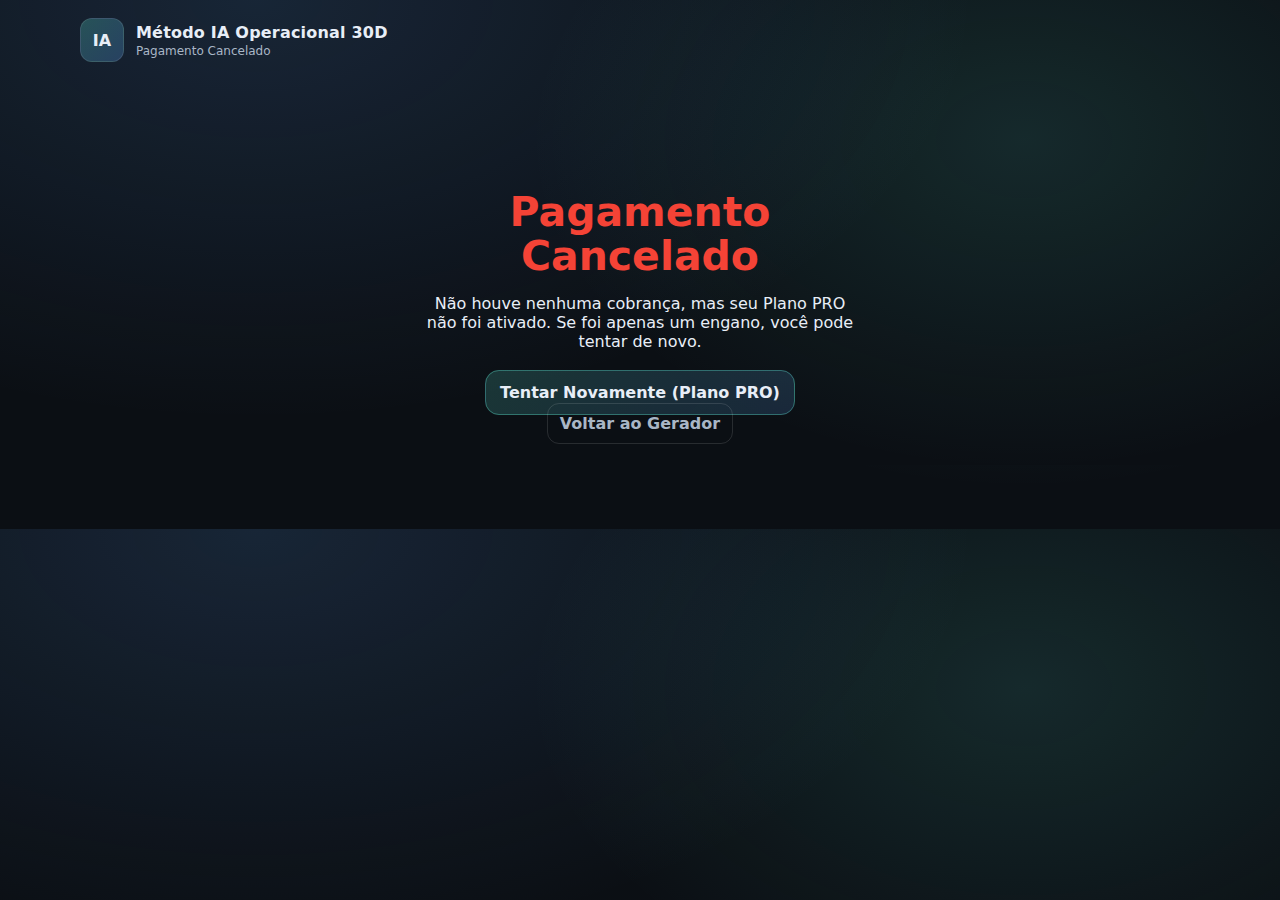
<file: pro-cancel.html>
<!doctype html>
<html lang="pt-br">

<head>
    <meta charset="utf-8" />
    <meta name="viewport" content="width=device-width,initial-scale=1" />
    <title>Método IA Operacional 30D - Pagamento Cancelado</title>
    <link rel="stylesheet" href="styles.css" />
    <style>
        .center-card {
            margin: 4rem auto;
            max-width: 500px;
            text-align: center;
            padding: 2rem;
            border: 1px solid var(--border);
            border-radius: 8px;
        }
    </style>
</head>

<body>
    <header class="container header">
        <div class="brand">
            <div class="logo">IA</div>
            <div class="brand-text">
                <div class="brand-name">Método IA Operacional 30D</div>
                <div class="brand-sub">Pagamento Cancelado</div>
            </div>
        </div>
    </header>

    <main class="container">
        <div class="center-card">
            <h1 style="color: #f44336;">Pagamento Cancelado</h1>
            <p style="margin-top: 1rem; margin-bottom: 2rem;">
                Não houve nenhuma cobrança, mas seu Plano PRO não foi ativado.
                Se foi apenas um engano, você pode tentar de novo.
            </p>

            <a href="pro.html" class="btn btn-primary">
                Tentar Novamente (Plano PRO)
            </a>
            <div style="margin-top: 12px;">
                <a href="gerador.html" class="btn btn-ghost">
                    Voltar ao Gerador
                </a>
            </div>
        </div>
    </main>

    <script src="app.js"></script>
</body>

</html>
</file>
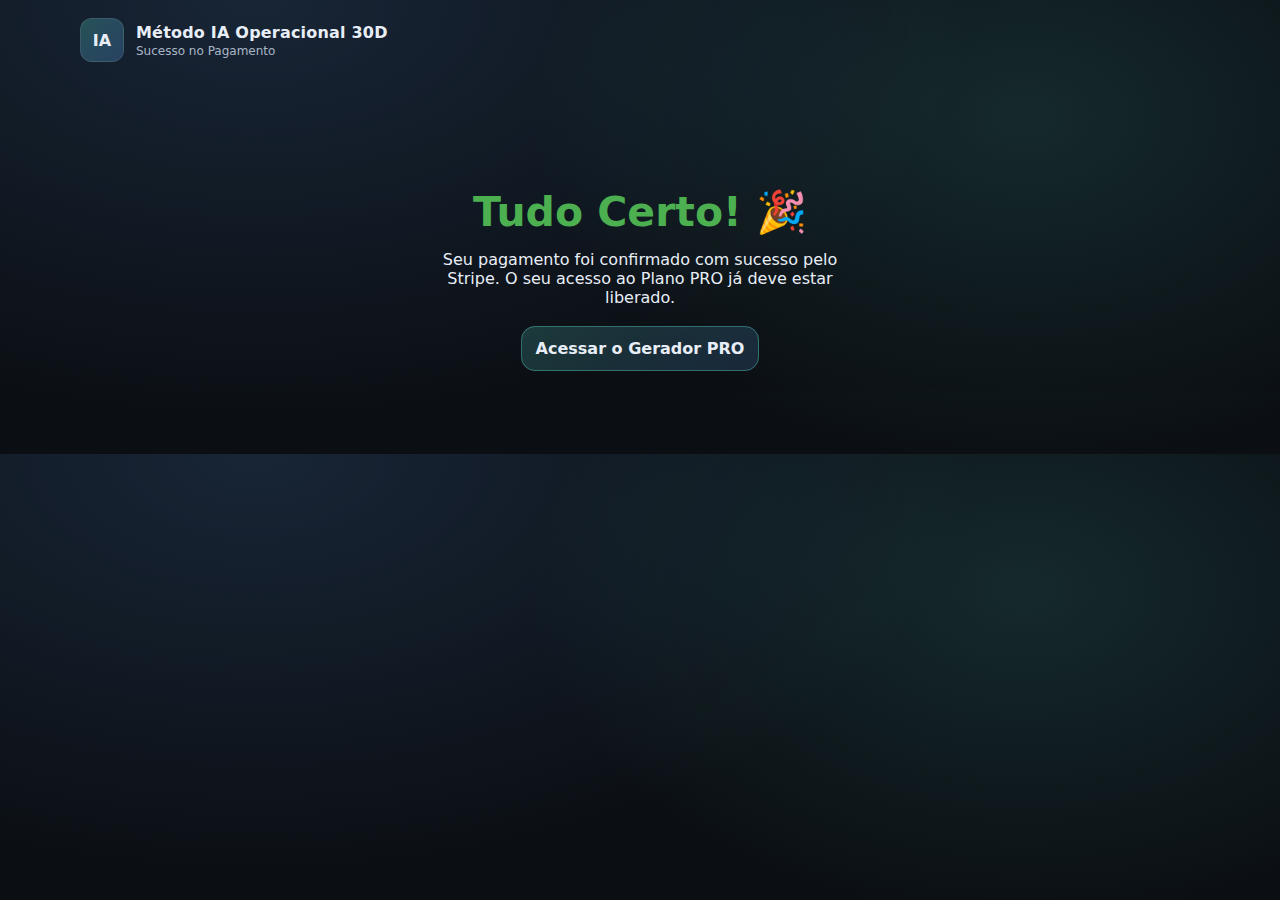
<file: pro-success.html>
<!doctype html>
<html lang="pt-br">

<head>
    <meta charset="utf-8" />
    <meta name="viewport" content="width=device-width,initial-scale=1" />
    <title>Método IA Operacional 30D - Pagamento Confirmado</title>
    <link rel="stylesheet" href="styles.css" />
    <style>
        .center-card {
            margin: 4rem auto;
            max-width: 500px;
            text-align: center;
            padding: 2rem;
            border: 1px solid var(--border);
            border-radius: 8px;
        }
    </style>
</head>

<body>
    <header class="container header">
        <div class="brand">
            <div class="logo">IA</div>
            <div class="brand-text">
                <div class="brand-name">Método IA Operacional 30D</div>
                <div class="brand-sub">Sucesso no Pagamento</div>
            </div>
        </div>
    </header>

    <main class="container">
        <div class="center-card">
            <h1 style="color: #4CAF50;">Tudo Certo! 🎉</h1>
            <p style="margin-top: 1rem; margin-bottom: 2rem;">
                Seu pagamento foi confirmado com sucesso pelo Stripe.
                O seu acesso ao Plano PRO já deve estar liberado.
            </p>

            <a href="gerador.html?pro=success" class="btn btn-primary">
                Acessar o Gerador PRO
            </a>
        </div>
    </main>

    <script src="app.js"></script>
</body>

</html>
</file>
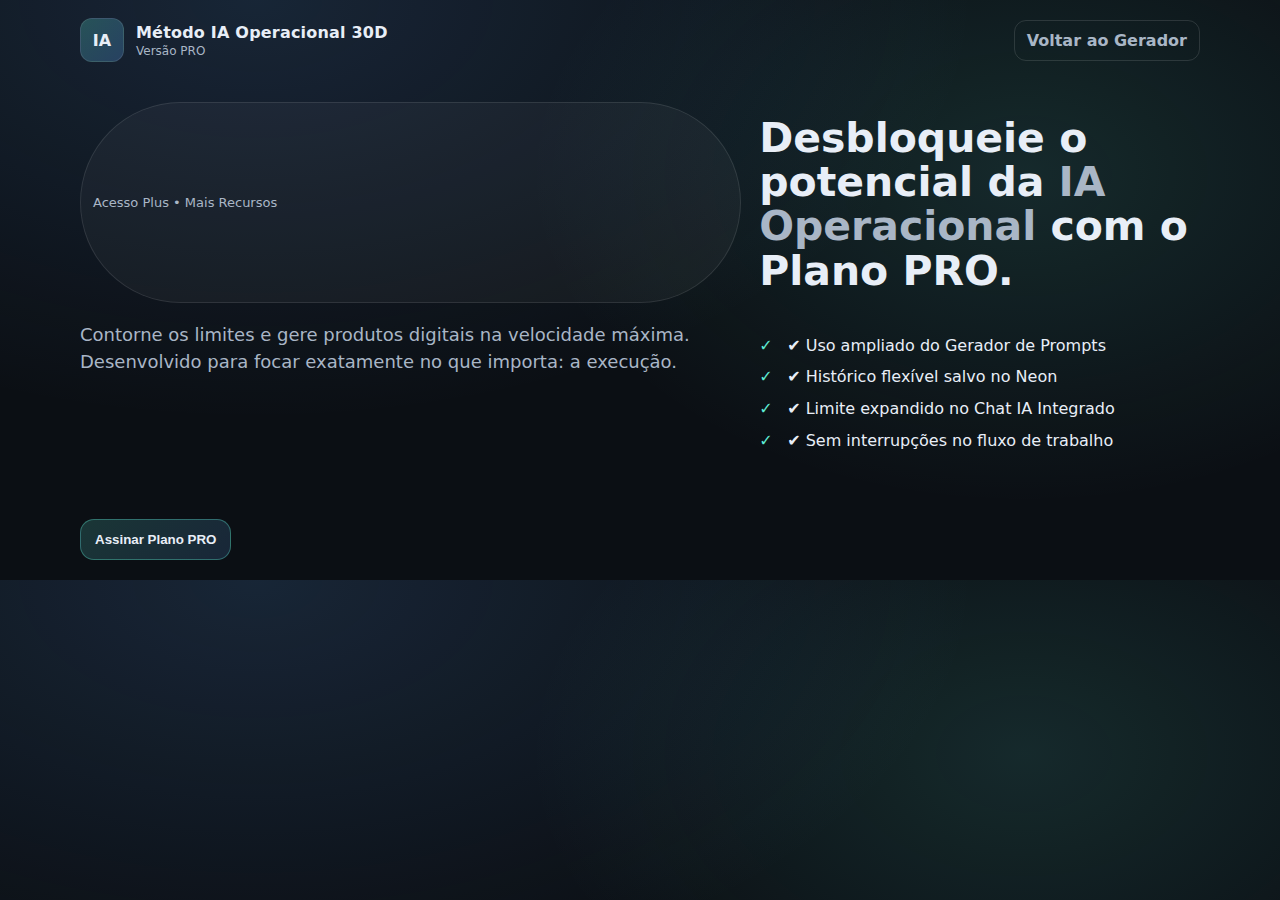
<file: pro.html>
<!doctype html>
<html lang="pt-br">

<head>
    <meta charset="utf-8" />
    <meta name="viewport" content="width=device-width,initial-scale=1" />
    <title>Método IA Operacional 30D - PRO</title>
    <link rel="stylesheet" href="styles.css" />
</head>

<body>
    <header class="container header">
        <div class="brand">
            <div class="logo">IA</div>
            <div class="brand-text">
                <div class="brand-name">Método IA Operacional 30D</div>
                <div class="brand-sub">Versão PRO</div>
            </div>
        </div>
        <a class="btn btn-ghost" href="gerador.html" data-ev="nav_gerador">Voltar ao Gerador</a>
    </header>

    <main class="container">
        <section class="hero">
            <div class="badge">Acesso Plus • Mais Recursos</div>
            <h1>Desbloqueie o potencial da <span class="muted">IA Operacional</span> com o Plano PRO.</h1>
            <p class="lead">Contorne os limites e gere produtos digitais na velocidade máxima. Desenvolvido para focar
                exatamente no que importa: a execução.</p>

            <ul class="checks">
                <li>✔ Uso ampliado do Gerador de Prompts</li>
                <li>✔ Histórico flexível salvo no Neon</li>
                <li>✔ Limite expandido no Chat IA Integrado</li>
                <li>✔ Sem interrupções no fluxo de trabalho</li>
            </ul>

            <div class="cta-row" style="margin-top: 2rem;">
                <!-- The 'btn-pro-checkout' class triggers Stripe in app.js -->
                <button class="btn btn-primary btn-pro-checkout" data-ev="click_checkout">
                    Assinar Plano PRO
                </button>
            </div>
        </section>
    </main>

    <script src="app.js"></script>
</body>

</html>
</file>
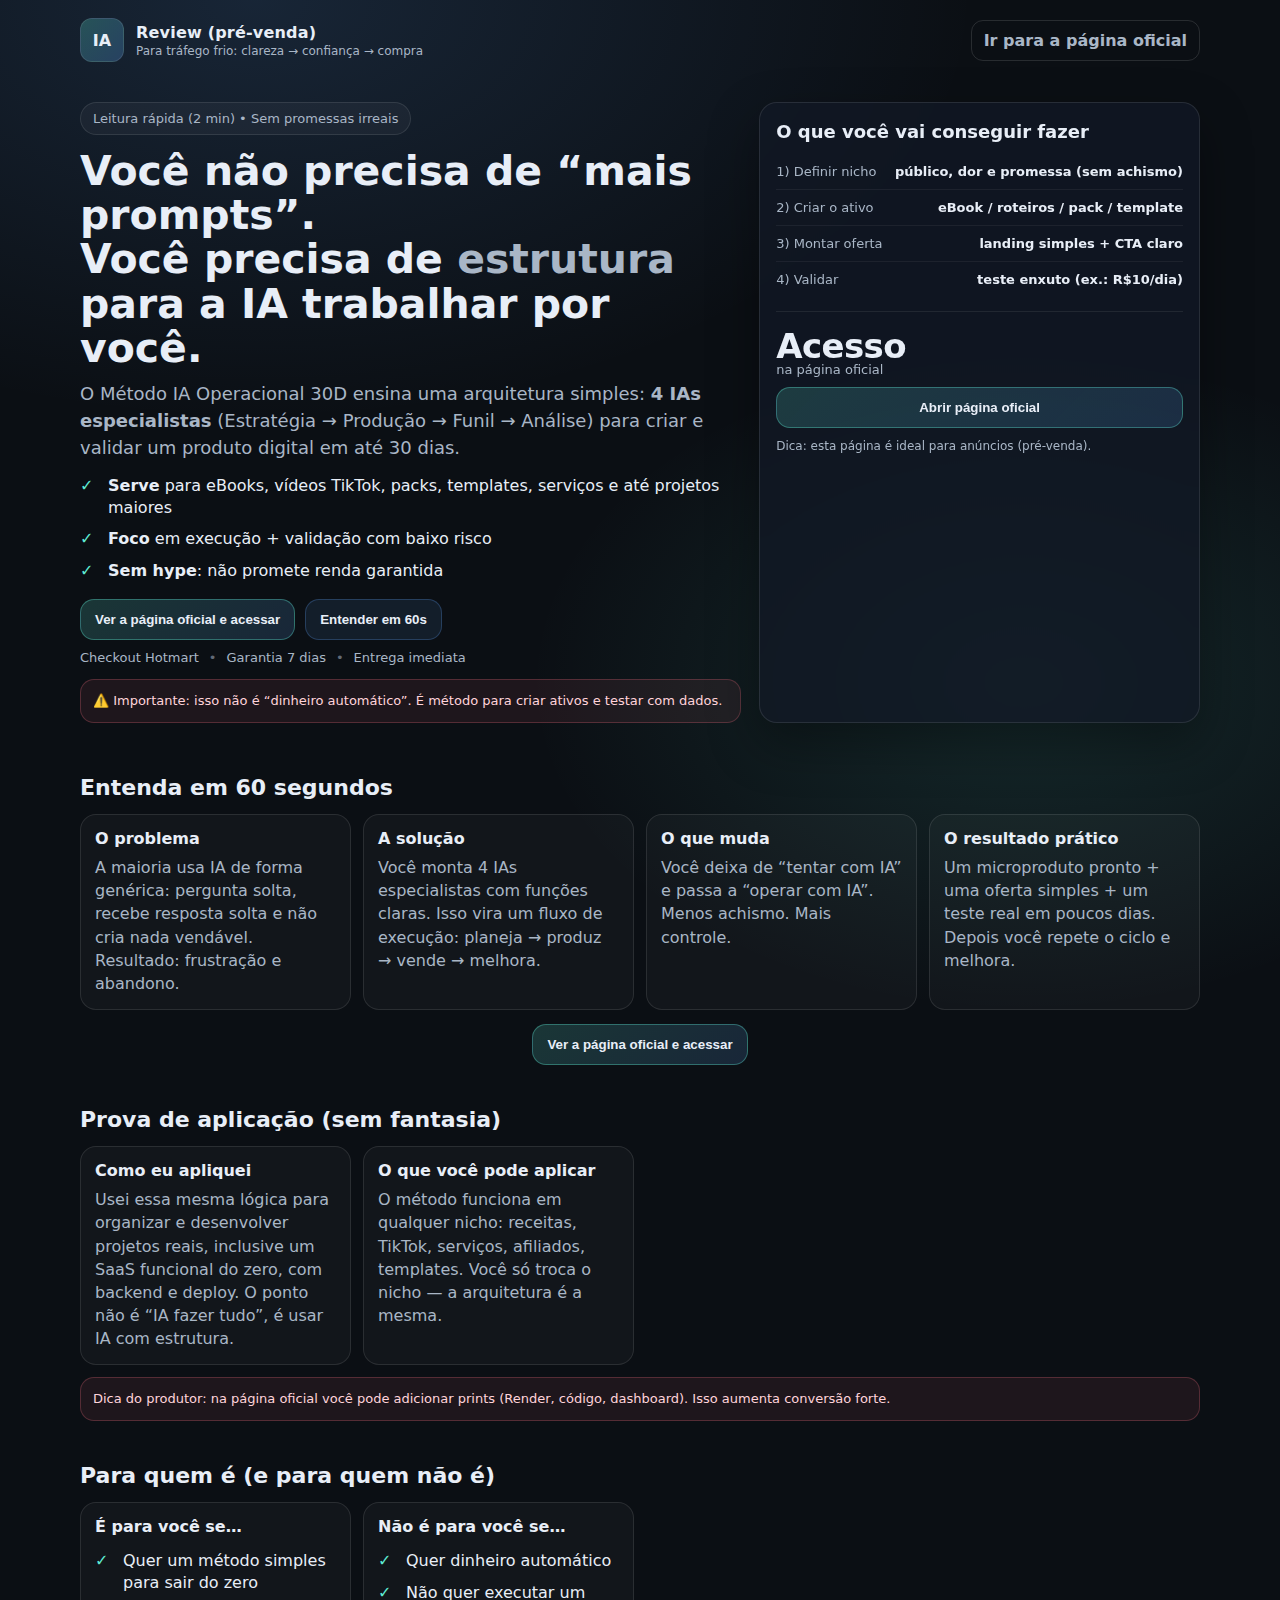
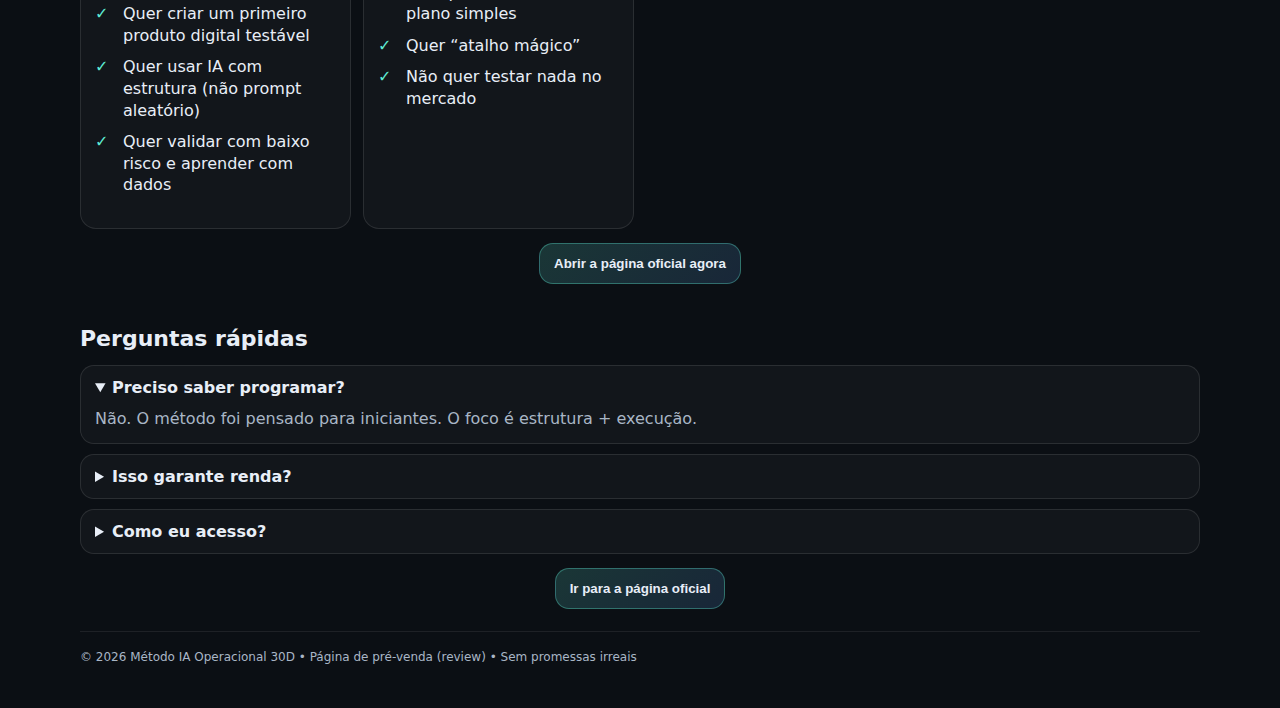
<file: review.html>
<!doctype html>
<html lang="pt-br">
<head>
  <meta charset="utf-8" />
  <meta name="viewport" content="width=device-width,initial-scale=1" />
  <title>Review — Método IA Operacional 30D</title>
  <meta name="description" content="Antes de comprar: entenda o que é (e o que não é) o Método IA Operacional 30D. Sistema com 4 IAs especialistas para criar e validar produtos digitais em 30 dias." />

  <link rel="stylesheet" href="styles.css" />

  <!-- GA4 (mantém o mesmo ID da sua landing; se preferir, remova e deixe só na landing) -->
  <script async src="https://www.googletagmanager.com/gtag/js?id=G-7X9F3FBMEQ"></script>
  <script>
    window.dataLayer = window.dataLayer || [];
    function gtag(){dataLayer.push(arguments);}
    gtag('js', new Date());
    gtag('config', 'G-7X9F3FBMEQ');
  </script>

  <meta property="og:title" content="Review — Método IA Operacional 30D" />
  <meta property="og:description" content="Sistema com 4 IAs especialistas para sair do prompt aleatório e criar ativos digitais reais." />
  <meta property="og:type" content="website" />
</head>

<body>
  <header class="container header">
    <div class="brand">
      <div class="logo" aria-hidden="true">IA</div>
      <div class="brand-text">
        <div class="brand-name">Review (pré-venda)</div>
        <div class="brand-sub">Para tráfego frio: clareza → confiança → compra</div>
      </div>
    </div>

    <a class="btn btn-ghost" href="/" id="goLandingTop" data-ev="nav_landing_top">Ir para a página oficial</a>
  </header>

  <main class="container">

    <!-- HERO -->
    <section class="hero">
      <div class="hero-left">
        <div class="badge">Leitura rápida (2 min) • Sem promessas irreais</div>

        <h1>
          Você não precisa de “mais prompts”.
          <br>
          Você precisa de <span class="muted">estrutura</span> para a IA trabalhar por você.
        </h1>

        <p class="lead">
          O Método IA Operacional 30D ensina uma arquitetura simples:
          <strong>4 IAs especialistas</strong> (Estratégia → Produção → Funil → Análise)
          para criar e validar um produto digital em até 30 dias.
        </p>

        <ul class="checks">
          <li><strong>Serve</strong> para eBooks, vídeos TikTok, packs, templates, serviços e até projetos maiores</li>
          <li><strong>Foco</strong> em execução + validação com baixo risco</li>
          <li><strong>Sem hype</strong>: não promete renda garantida</li>
        </ul>

        <div class="cta-row">
          <button class="btn btn-primary" id="ctaGoLanding1" data-ev="cta_review_to_landing_1">
            Ver a página oficial e acessar
          </button>
          <button class="btn btn-secondary" id="ctaScrollWhy" data-ev="cta_scroll_why">
            Entender em 60s
          </button>
        </div>

        <div class="trust">
          <span>Checkout Hotmart</span>
          <span class="dot">•</span>
          <span>Garantia 7 dias</span>
          <span class="dot">•</span>
          <span>Entrega imediata</span>
        </div>

        <div class="mini-warning">
          ⚠️ Importante: isso não é “dinheiro automático”. É método para criar ativos e testar com dados.
        </div>
      </div>

      <aside class="hero-right card">
        <h2>O que você vai conseguir fazer</h2>

        <div class="card-item">
          <div class="k">1) Definir nicho</div>
          <div class="v">público, dor e promessa (sem achismo)</div>
        </div>

        <div class="card-item">
          <div class="k">2) Criar o ativo</div>
          <div class="v">eBook / roteiros / pack / template</div>
        </div>

        <div class="card-item">
          <div class="k">3) Montar oferta</div>
          <div class="v">landing simples + CTA claro</div>
        </div>

        <div class="card-item">
          <div class="k">4) Validar</div>
          <div class="v">teste enxuto (ex.: R$10/dia)</div>
        </div>

        <div class="price-box">
          <div>
            <div class="price">Acesso</div>
            <div class="price-sub">na página oficial</div>
          </div>
          <button class="btn btn-primary btn-full" id="ctaGoLandingSide" data-ev="cta_review_to_landing_side">
            Abrir página oficial
          </button>
        </div>

        <div class="fine">
          Dica: esta página é ideal para anúncios (pré-venda).
        </div>
      </aside>
    </section>

    <!-- WHY (60s) -->
    <section class="section" id="why">
      <h2>Entenda em 60 segundos</h2>

      <div class="grid">
        <div class="box">
          <h3>O problema</h3>
          <p>
            A maioria usa IA de forma genérica: pergunta solta, recebe resposta solta e não cria nada vendável.
            Resultado: frustração e abandono.
          </p>
        </div>

        <div class="box">
          <h3>A solução</h3>
          <p>
            Você monta 4 IAs especialistas com funções claras.
            Isso vira um fluxo de execução: planeja → produz → vende → melhora.
          </p>
        </div>

        <div class="box">
          <h3>O que muda</h3>
          <p>
            Você deixa de “tentar com IA” e passa a “operar com IA”.
            Menos achismo. Mais controle.
          </p>
        </div>

        <div class="box">
          <h3>O resultado prático</h3>
          <p>
            Um microproduto pronto + uma oferta simples + um teste real em poucos dias.
            Depois você repete o ciclo e melhora.
          </p>
        </div>
      </div>

      <div class="cta-center">
        <button class="btn btn-primary" id="ctaGoLanding2" data-ev="cta_review_to_landing_2">
          Ver a página oficial e acessar
        </button>
      </div>
    </section>

    <!-- PROOF -->
    <section class="section" id="proof">
      <h2>Prova de aplicação (sem fantasia)</h2>

      <div class="grid">
        <div class="box">
          <h3>Como eu apliquei</h3>
          <p>
            Usei essa mesma lógica para organizar e desenvolver projetos reais,
            inclusive um SaaS funcional do zero, com backend e deploy.
            O ponto não é “IA fazer tudo”, é usar IA com estrutura.
          </p>
        </div>

        <div class="box">
          <h3>O que você pode aplicar</h3>
          <p>
            O método funciona em qualquer nicho: receitas, TikTok, serviços, afiliados, templates.
            Você só troca o nicho — a arquitetura é a mesma.
          </p>
        </div>
      </div>

      <div class="mini-warning" style="margin-top:12px;">
        Dica do produtor: na página oficial você pode adicionar prints (Render, código, dashboard). Isso aumenta conversão forte.
      </div>
    </section>

    <!-- WHO / NOT -->
    <section class="section" id="fit">
      <h2>Para quem é (e para quem não é)</h2>

      <div class="grid">
        <div class="box">
          <h3>É para você se…</h3>
          <ul class="checks">
            <li>Quer um método simples para sair do zero</li>
            <li>Quer criar um primeiro produto digital testável</li>
            <li>Quer usar IA com estrutura (não prompt aleatório)</li>
            <li>Quer validar com baixo risco e aprender com dados</li>
          </ul>
        </div>

        <div class="box">
          <h3>Não é para você se…</h3>
          <ul class="checks">
            <li>Quer dinheiro automático</li>
            <li>Não quer executar um plano simples</li>
            <li>Quer “atalho mágico”</li>
            <li>Não quer testar nada no mercado</li>
          </ul>
        </div>
      </div>

      <div class="cta-center">
        <button class="btn btn-primary" id="ctaGoLanding3" data-ev="cta_review_to_landing_3">
          Abrir a página oficial agora
        </button>
      </div>
    </section>

    <!-- FAQ SHORT -->
    <section class="section" id="faq">
      <h2>Perguntas rápidas</h2>

      <details class="faq" open>
        <summary>Preciso saber programar?</summary>
        <p>Não. O método foi pensado para iniciantes. O foco é estrutura + execução.</p>
      </details>

      <details class="faq">
        <summary>Isso garante renda?</summary>
        <p>Não. Você aprende a criar ativos e validar com baixo risco. Resultado depende de execução e melhorias.</p>
      </details>

      <details class="faq">
        <summary>Como eu acesso?</summary>
        <p>Você acessa pela página oficial e finaliza no checkout Hotmart.</p>
      </details>

      <div class="cta-center">
        <button class="btn btn-primary" id="ctaGoLanding4" data-ev="cta_review_to_landing_4">
          Ir para a página oficial
        </button>
      </div>

      <footer class="footer">
        <div class="small">
          © <span id="year"></span> Método IA Operacional 30D • Página de pré-venda (review) • Sem promessas irreais
        </div>
      </footer>
    </section>

  </main>

  <script>
    // CONFIG
    // Coloque aqui a URL da sua landing principal (index.html). Ex.: "https://metodoia30d.onrender.com/"
    const LANDING_URL = "/";

    function getQueryString(){
      const qs = window.location.search || "";
      return qs;
    }

    function goLanding(evName){
      try {
        if (typeof gtag === "function") {
          gtag("event", "click_landing_from_review", {
            event_category: "review",
            event_label: evName || "cta"
          });
        }
      } catch(e){}

      // preserva UTMs/parâmetros
      const qs = getQueryString();
      window.location.href = LANDING_URL + qs;
    }

    // Botões
    const btns = ["ctaGoLanding1","ctaGoLandingSide","ctaGoLanding2","ctaGoLanding3","ctaGoLanding4","goLandingTop"];
    btns.forEach(id => {
      const el = document.getElementById(id);
      if (el) el.addEventListener("click", () => goLanding(id));
    });

    // Scroll
    const scrollBtn = document.getElementById("ctaScrollWhy");
    if (scrollBtn) {
      scrollBtn.addEventListener("click", () => {
        const el = document.getElementById("why");
        if (el) el.scrollIntoView({ behavior: "smooth", block: "start" });
      });
    }

    document.getElementById("year").textContent = new Date().getFullYear();
  </script>
</body>
</html>
</file>
<file: styles.css>
:root{
  --bg:#0b0f14;
  --card:#111826;
  --text:#e8eef7;
  --muted:#a9b6c6;
  --line:rgba(255,255,255,.10);
  --accent:#5eead4;
  --accent2:#60a5fa;
  --danger:#fb7185;
  --shadow: 0 20px 50px rgba(0,0,0,.35);
}

*{ box-sizing:border-box; }
html,body{ margin:0; padding:0; font-family: system-ui,-apple-system,Segoe UI,Roboto,Ubuntu,Cantarell,Noto Sans,Arial; background: radial-gradient(1200px 700px at 20% 0%, rgba(96,165,250,.15), transparent 60%), radial-gradient(900px 600px at 80% 30%, rgba(94,234,212,.12), transparent 55%), var(--bg); color:var(--text); }

a{ color:inherit; text-decoration:none; }
.container{ width:min(1120px, 92vw); margin:0 auto; }

.header{
  display:flex;
  justify-content:space-between;
  align-items:center;
  padding:18px 0;
}

.brand{ display:flex; gap:12px; align-items:center; }
.logo{
  width:44px; height:44px; border-radius:12px;
  display:flex; align-items:center; justify-content:center;
  background: linear-gradient(135deg, rgba(94,234,212,.25), rgba(96,165,250,.25));
  border:1px solid var(--line);
  font-weight:800;
}
.brand-name{ font-weight:800; letter-spacing:.2px; }
.brand-sub{ font-size:12px; color:var(--muted); margin-top:2px; }

.hero{
  display:grid;
  grid-template-columns: 1.2fr .8fr;
  gap:18px;
  padding:22px 0 10px;
}
@media (max-width: 900px){
  .hero{ grid-template-columns:1fr; }
}

.badge{
  display:inline-flex;
  align-items:center;
  gap:8px;
  padding:8px 12px;
  border-radius:999px;
  border:1px solid var(--line);
  background: rgba(255,255,255,.04);
  color:var(--muted);
  font-size:13px;
}

h1{
  margin:14px 0 10px;
  font-size: clamp(28px, 3.2vw, 44px);
  line-height:1.08;
}
.muted{ color:var(--muted); font-weight:600; }

.lead{
  margin:0 0 14px;
  font-size:18px;
  color: var(--muted);
  line-height:1.5;
}

.checks{
  margin:14px 0 18px;
  padding:0;
  list-style:none;
  display:grid;
  gap:10px;
}
.checks li{
  padding-left:28px;
  position:relative;
  color: var(--text);
  line-height:1.35;
}
.checks li::before{
  content:"✓";
  position:absolute; left:0; top:0;
  color: var(--accent);
  font-weight:900;
}

.cta-row{
  display:flex;
  gap:10px;
  flex-wrap:wrap;
  margin:16px 0 10px;
}

.btn{
  border:1px solid var(--line);
  background: rgba(255,255,255,.04);
  color: var(--text);
  padding:12px 14px;
  border-radius:14px;
  cursor:pointer;
  font-weight:700;
  transition:.15s transform, .15s filter, .15s background;
}
.btn:hover:not(:disabled){ transform: translateY(-1px); filter: brightness(1.08); }
.btn:active:not(:disabled){ transform: translateY(0px); }
.btn:disabled{ opacity: 0.6; cursor: not-allowed; }

.btn-primary{
  background: linear-gradient(135deg, rgba(94,234,212,.18), rgba(96,165,250,.16));
  border-color: rgba(94,234,212,.35);
}
.btn-secondary{
  background: rgba(96,165,250,.10);
  border-color: rgba(96,165,250,.25);
}
.btn-ghost{
  background: transparent;
  border-color: rgba(255,255,255,.12);
  padding:10px 12px;
  border-radius:12px;
  font-weight:700;
  color: var(--muted);
}
.btn-full{ width:100%; }

.trust{
  display:flex;
  align-items:center;
  gap:10px;
  color: var(--muted);
  font-size:13px;
  margin-top:10px;
  flex-wrap:wrap;
}
.dot{ opacity:.55; }

.mini-warning{
  margin-top:14px;
  padding:12px 12px;
  border-radius:14px;
  border:1px solid rgba(251,113,133,.25);
  background: rgba(251,113,133,.08);
  color: #ffd3da;
  font-size:13px;
  line-height:1.35;
}

.card{
  border:1px solid var(--line);
  background: rgba(17,24,38,.75);
  border-radius:18px;
  padding:16px;
  box-shadow: var(--shadow);
  backdrop-filter: blur(6px);
}
.card h2{ margin:2px 0 12px; font-size:18px; }

.card-item{
  display:flex;
  justify-content:space-between;
  gap:12px;
  padding:10px 0;
  border-top:1px solid rgba(255,255,255,.06);
}
.card-item:first-of-type{ border-top:0; }
.k{ color: var(--muted); font-size:13px; }
.v{ font-weight:800; font-size:13px; text-align:right; }

.price-box{
  margin-top:14px;
  padding-top:14px;
  border-top:1px solid rgba(255,255,255,.08);
  display:grid;
  gap:10px;
}
.price{ font-size:34px; font-weight:900; letter-spacing:-.6px; }
.price-sub{ color: var(--muted); font-size:13px; margin-top:-4px; }
.fine{ margin-top:10px; color: var(--muted); font-size:12px; line-height:1.35; }

.section{
  margin:34px 0;
  padding-top:8px;
}
.section h2{
  margin:0 0 14px;
  font-size:22px;
}
.grid{
  display:grid;
  grid-template-columns: repeat(4, 1fr);
  gap:12px;
}

/* Quando deslogado, vira 1 coluna para não sobrar espaço vazio */
.grid.oneCol{
  grid-template-columns: 1fr !important;
}
@media (max-width: 900px){
  .grid{ grid-template-columns:1fr; }
}

.box{
  border:1px solid var(--line);
  background: rgba(255,255,255,.03);
  padding:14px;
  border-radius:16px;
}
.box h3{ margin:0 0 8px; font-size:16px; }
.box p{ margin:0; color: var(--muted); line-height:1.45; }

.cta-center{
  margin-top:14px;
  display:flex;
  justify-content:center;
}

.faq{
  border:1px solid var(--line);
  background: rgba(255,255,255,.03);
  border-radius:14px;
  padding:12px 14px;
  margin:10px 0;
}
.faq summary{
  cursor:pointer;
  font-weight:800;
}
.faq p{
  color: var(--muted);
  margin:10px 0 0;
  line-height:1.5;
}

.footer{
  margin-top:22px;
  padding:18px 0 10px;
  border-top:1px solid rgba(255,255,255,.08);
}
.small{
  font-size:12px;
  color: var(--muted);
}

.codeblock{
  border:1px solid rgba(255,255,255,.12);
  background: rgba(0,0,0,.25);
  padding:12px;
  border-radius:12px;
  overflow:auto;
  font-size:13px;
  color: #dbeafe;
}
pre{ margin:10px 0 0; }
code{ color:#dbeafe; }

/* ========================================================================= */
/* CHAT UI STYLES                                                            */
/* ========================================================================= */
.chatWrap {
  display: flex;
  flex-direction: column;
  gap: 12px;
}
.chatBox {
  min-height: 200px;
  max-height: 400px;
  overflow-y: auto;
  display: flex;
  flex-direction: column;
  gap: 10px;
  padding: 10px;
  background: rgba(0,0,0,.2);
  border-radius: 12px;
  border: 1px solid var(--line);
}
.chatBox::-webkit-scrollbar { width: 6px; }
.chatBox::-webkit-scrollbar-thumb { background: rgba(255,255,255,.2); border-radius: 3px; }

.msg {
  display: flex;
  max-width: 85%;
}
.msg.user {
  align-self: flex-end;
}
.msg.ai {
  align-self: flex-start;
}

.bubble {
  padding: 10px 14px;
  border-radius: 16px;
  line-height: 1.4;
  font-size: 14px;
  word-wrap: break-word;
  white-space: pre-wrap;
}

.msg.user .bubble {
  background: linear-gradient(135deg, rgba(94,234,212,.15), rgba(96,165,250,.15));
  border: 1px solid rgba(94,234,212,.3);
  border-bottom-right-radius: 4px;
}

.msg.ai .bubble {
  background: rgba(255, 255, 255, 0.05);
  border: 1px solid var(--line);
  color: #e2e8f0;
  border-bottom-left-radius: 4px;
}

.chatRow {
  display: flex;
  gap: 10px;
}
.chatRow textarea {
  flex: 1;
  resize: none;
  border-radius: 12px;
  border: 1px solid var(--line);
  background: rgba(255,255,255,.05);
  color: var(--text);
  padding: 12px;
  font-family: inherit;
  font-size: 14px;
  outline: none;
}
.chatRow textarea:focus {
  border-color: rgba(96,165,250,.5);
}
.typing-indicator {
  align-self: flex-start;
  padding: 8px 14px;
  font-size: 13px;
  color: var(--muted);
  font-style: italic;
  display: none;
  border-radius: 16px;
  background: rgba(255, 255, 255, 0.02);
  border: 1px solid var(--line);
}
.typing-active {
  display: inline-block;
  animation: pulse 1.5s infinite;
}
@keyframes pulse {
  0% { opacity: 0.6; }
  50% { opacity: 1; }
  100% { opacity: 0.6; }
}
</file>
